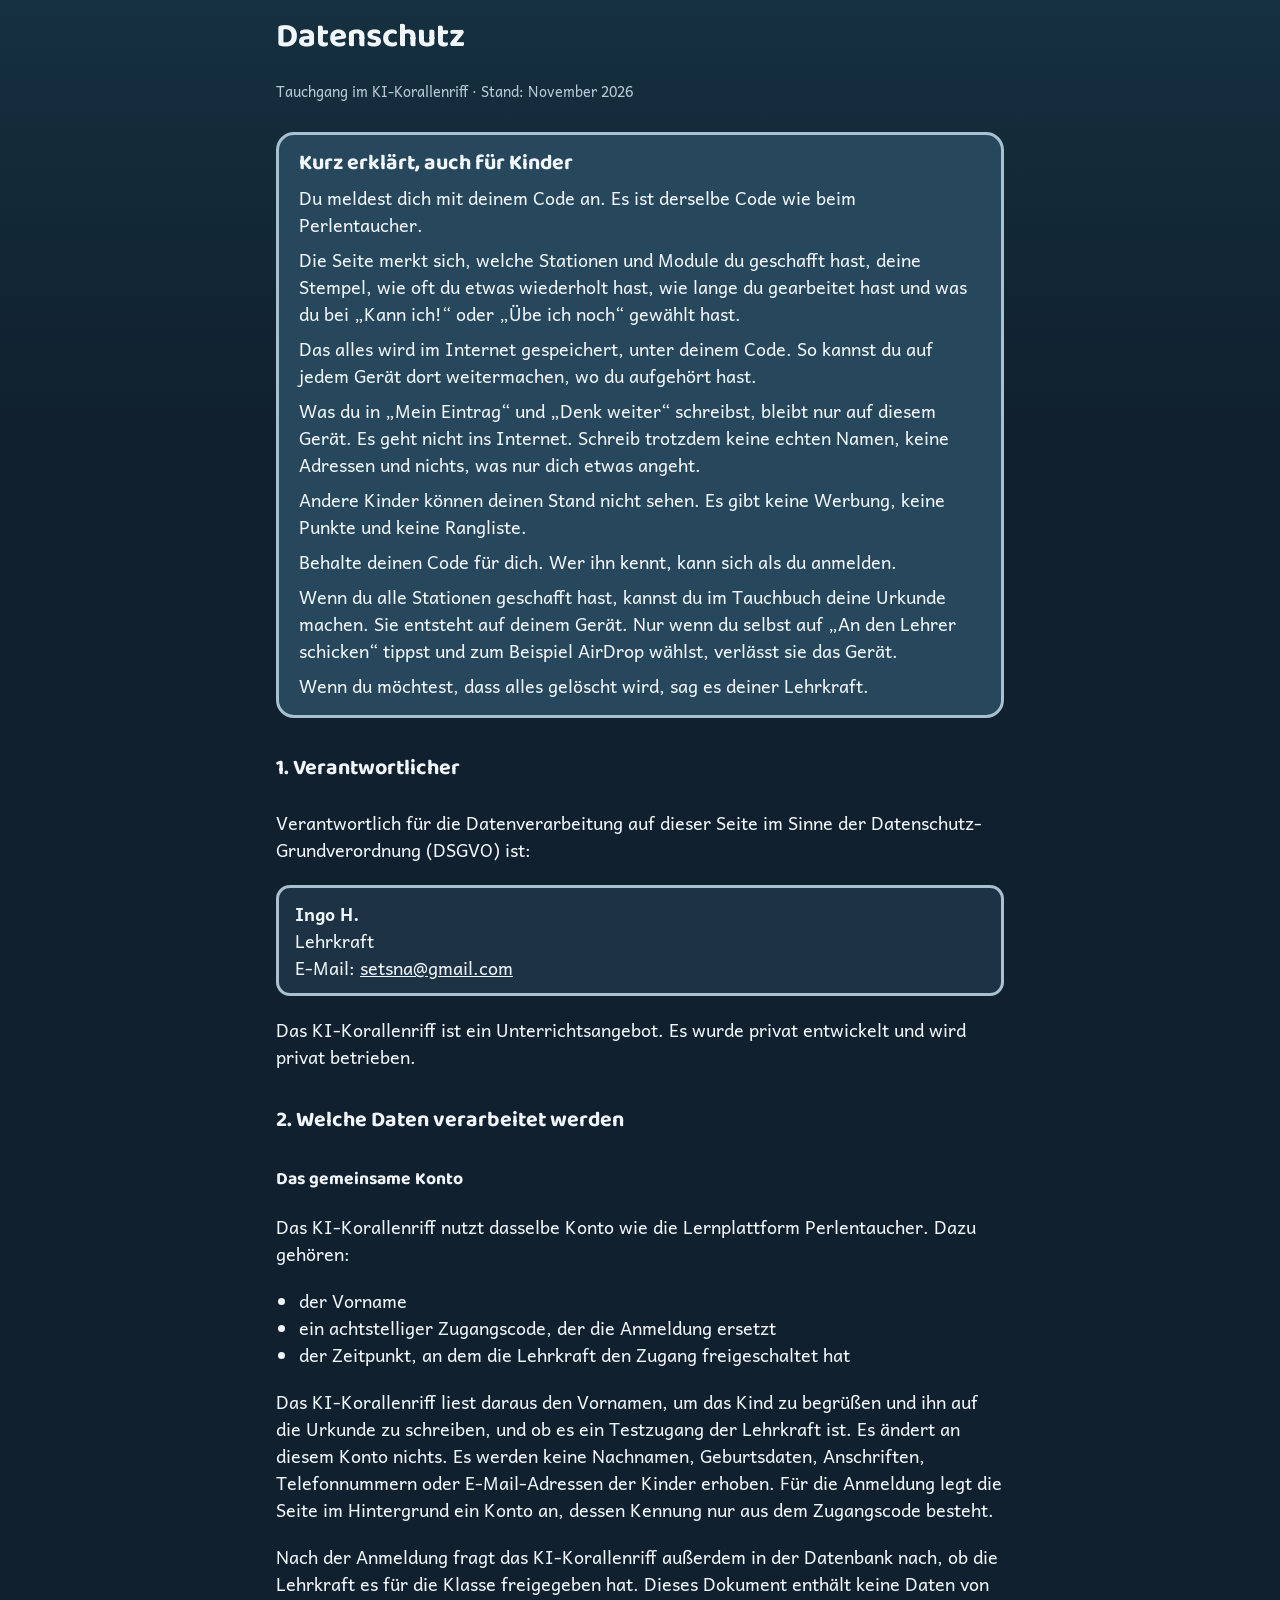
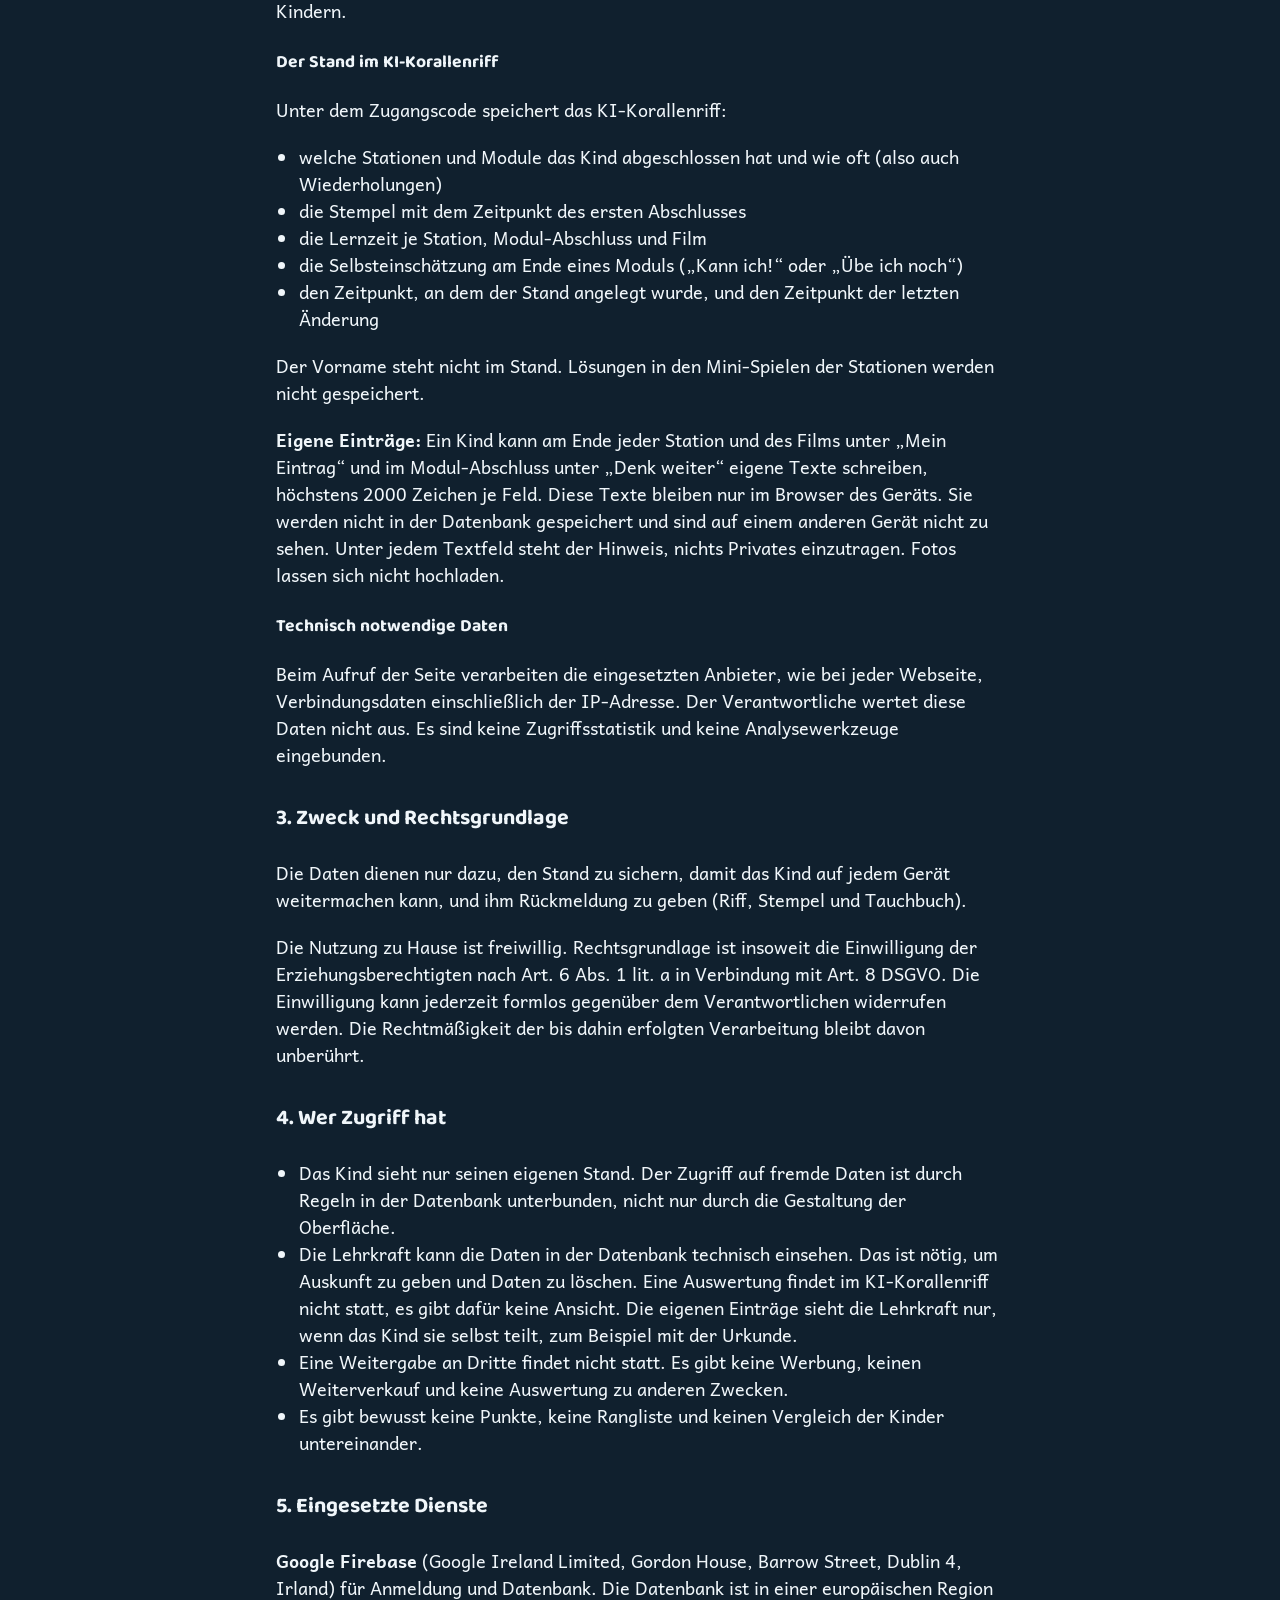
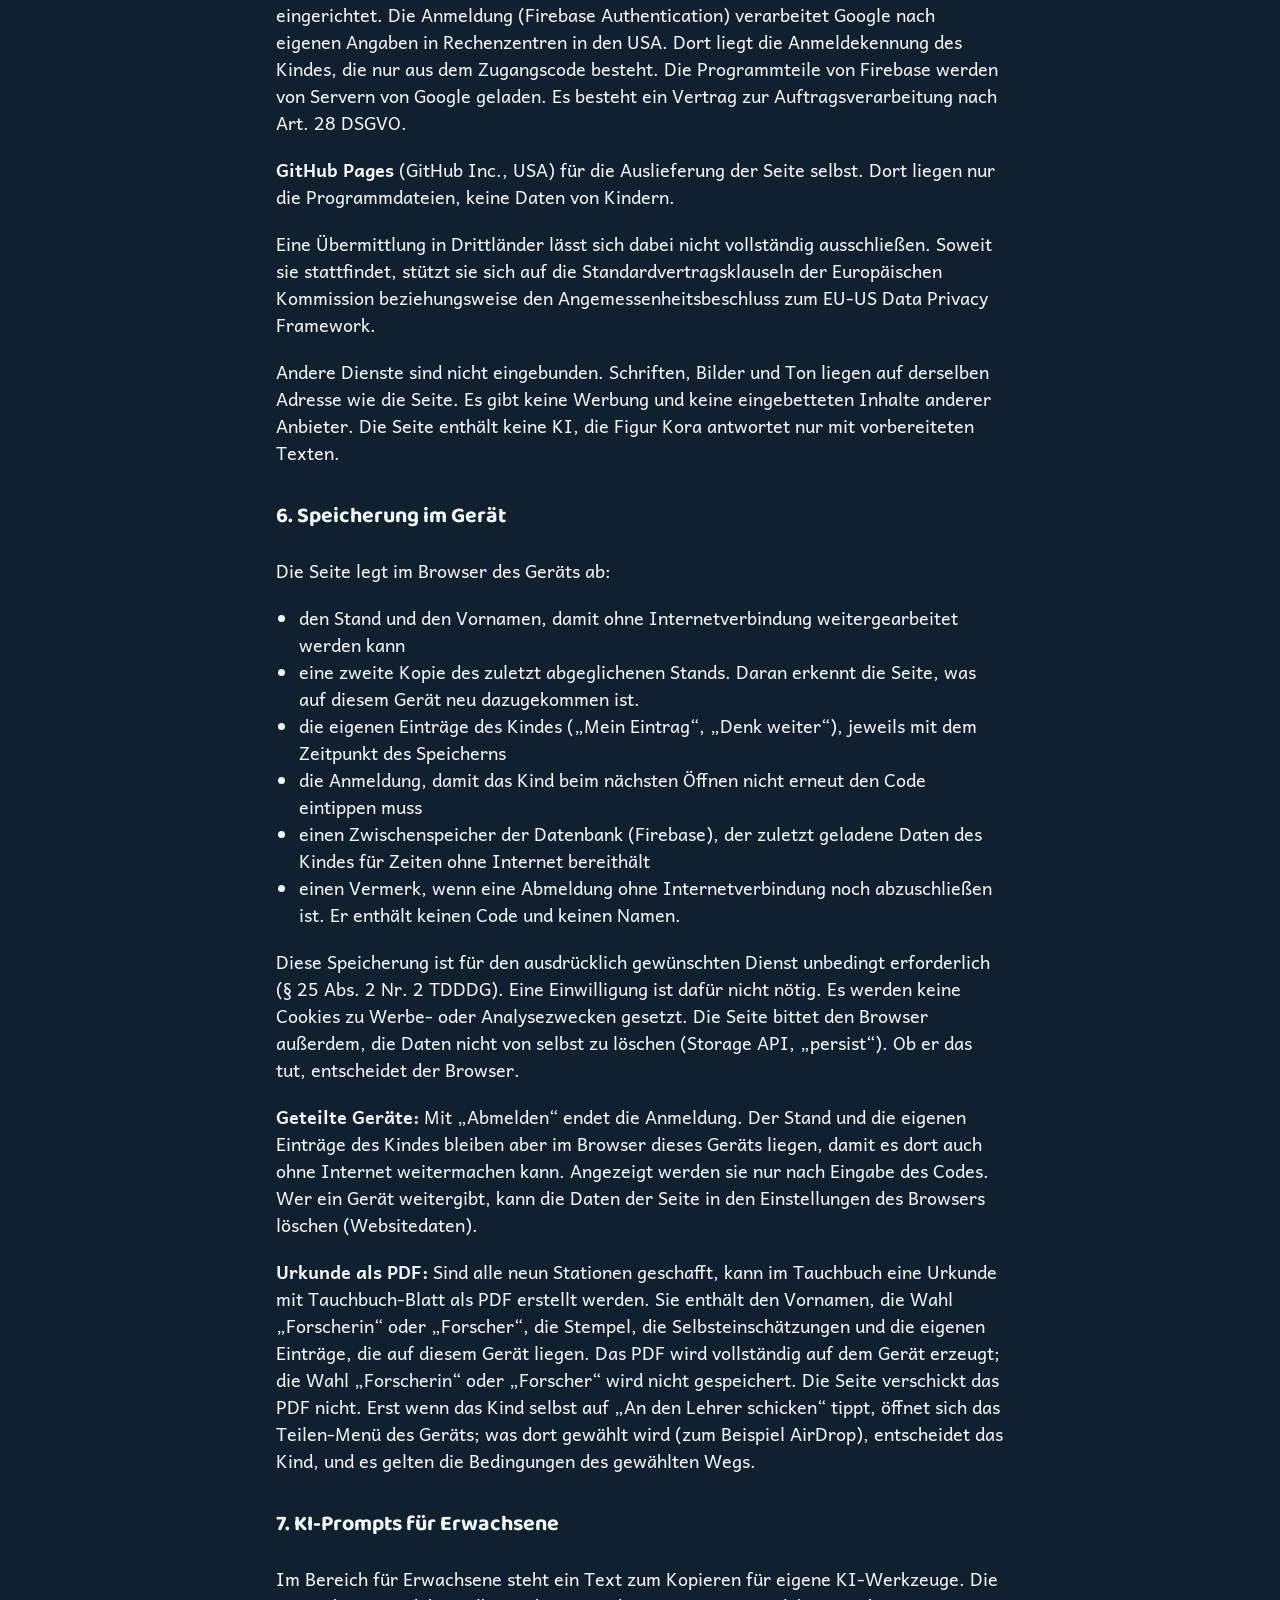
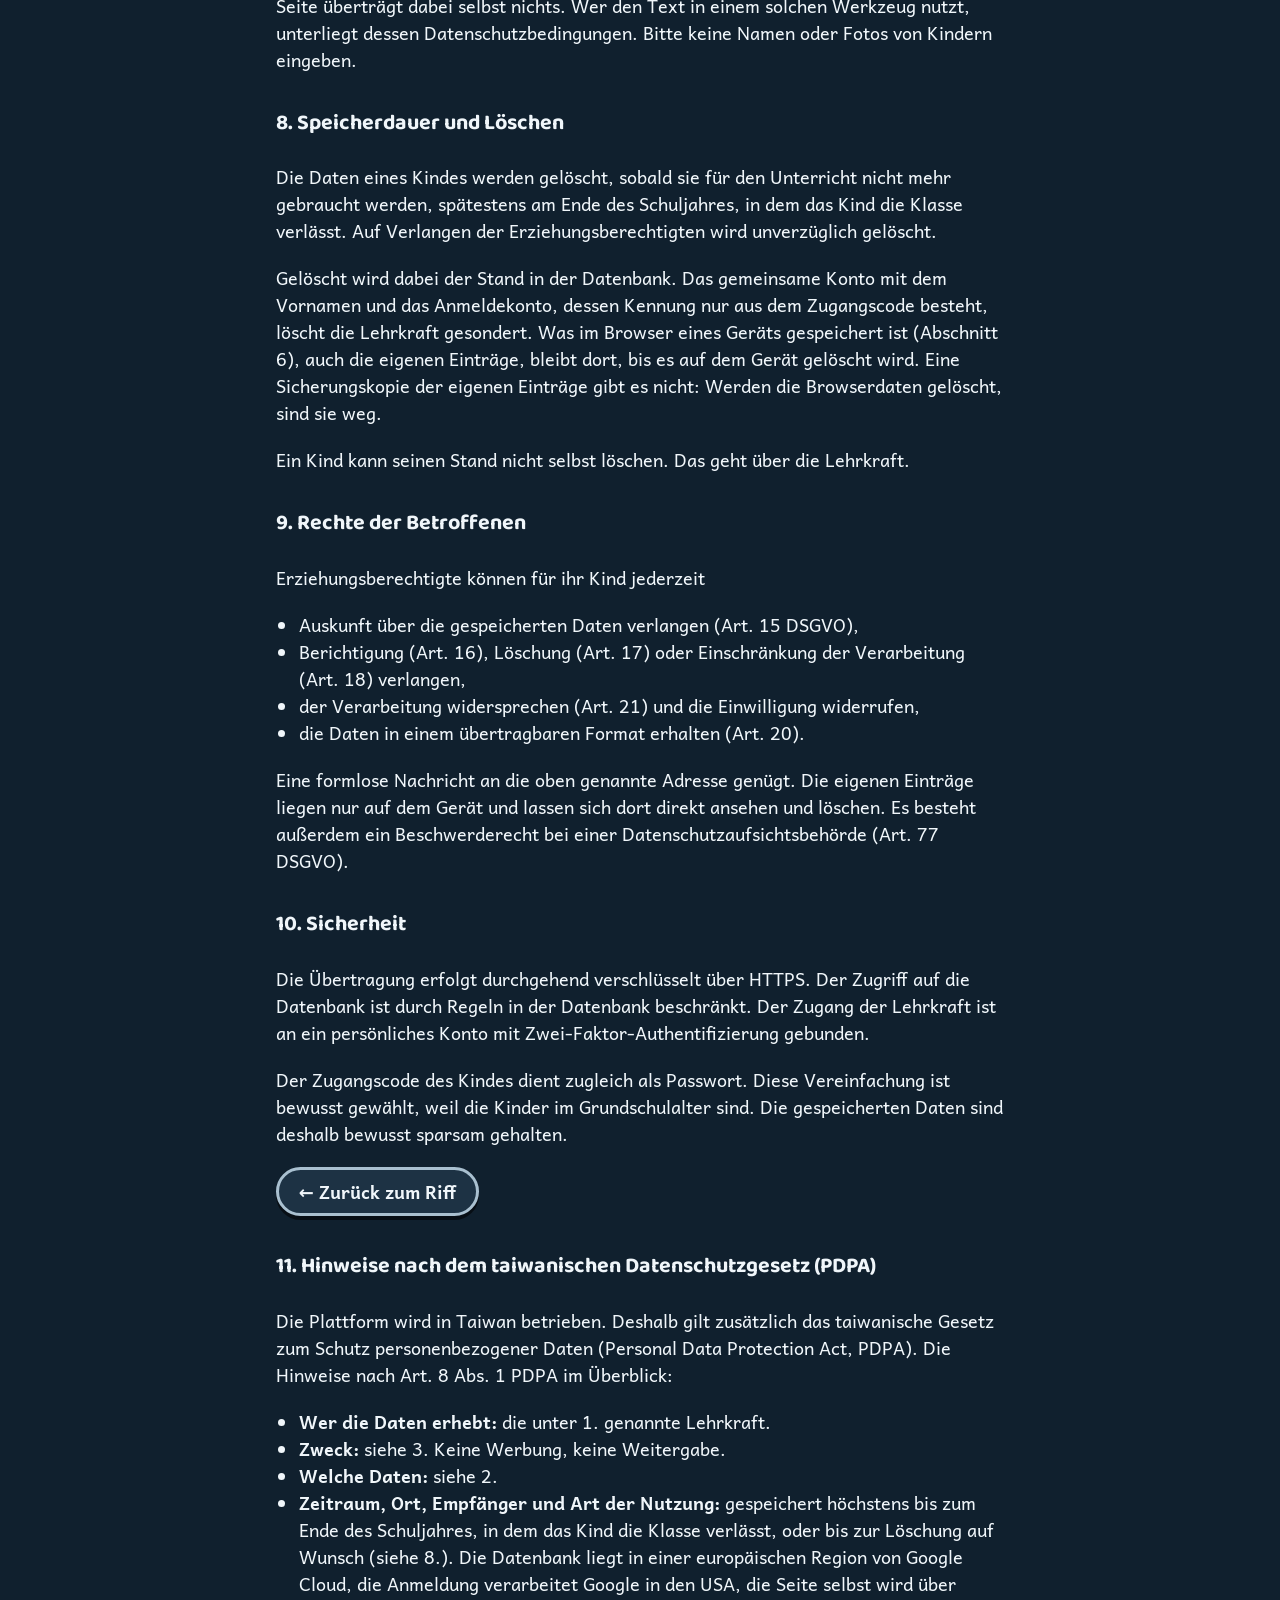
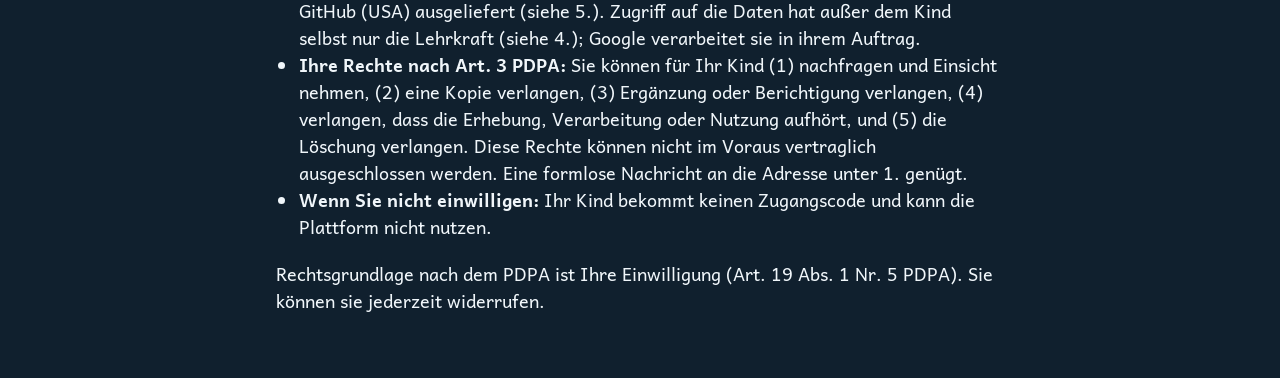
<file: datenschutz.html>
<!doctype html>
<html lang="de">
<head>
<meta charset="utf-8">
<meta name="viewport" content="width=device-width, initial-scale=1">
<!-- Content Security Policy: Der Browser fuehrt nur Skripte aus den
     eigenen Dateien aus und laedt nichts von fremden Adressen.
     Eingeschleuster Code (Inline-Skripte, Ereignis-Attribute, fremde
     Adressen) wird blockiert. Neue fremde Adresse = hier eintragen. -->
<meta http-equiv="Content-Security-Policy" content="default-src 'none'; script-src 'self'; style-src 'self' 'unsafe-inline'; img-src 'self' data: blob:; font-src 'self'; manifest-src 'self'; connect-src 'self'; media-src 'self'; base-uri 'none'; form-action 'self'; object-src 'none'">
<meta name="robots" content="noindex, nofollow">
<title>Datenschutz – Tauchgang im KI-Korallenriff</title>
<link rel="icon" href="bilder/kora.png">
  <link rel="manifest" href="manifest.webmanifest">
  <link rel="apple-touch-icon" href="bilder/app-180.png">
  <meta name="apple-mobile-web-app-capable" content="yes">
  <meta name="mobile-web-app-capable" content="yes">
  <meta name="apple-mobile-web-app-title" content="Korallenriff">
  <meta name="theme-color" content="#5AB2E8">
<link rel="stylesheet" href="schriften/schriften.css?v=39">
<link rel="stylesheet" href="css/riff.css?v=39">
</head>
<body>
<main class="seite rechtstext">
  <h1>Datenschutz</h1>
  <p class="leise">Tauchgang im KI-Korallenriff · Stand: November 2026</p>

  <div class="rechts-kurz">
    <h2>Kurz erklärt, auch für Kinder</h2>
    <p>Du meldest dich mit deinem Code an. Es ist derselbe Code wie beim Perlentaucher.</p>
    <p>Die Seite merkt sich, welche Stationen und Module du geschafft hast, deine Stempel, wie oft du etwas wiederholt hast, wie lange du gearbeitet hast und was du bei „Kann ich!“ oder „Übe ich noch“ gewählt hast.</p>
    <p>Das alles wird im Internet gespeichert, unter deinem Code. So kannst du auf jedem Gerät dort weitermachen, wo du aufgehört hast.</p>
    <p>Was du in „Mein Eintrag“ und „Denk weiter“ schreibst, bleibt nur auf diesem Gerät. Es geht nicht ins Internet. Schreib trotzdem keine echten Namen, keine Adressen und nichts, was nur dich etwas angeht.</p>
    <p>Andere Kinder können deinen Stand nicht sehen. Es gibt keine Werbung, keine Punkte und keine Rangliste.</p>
    <p>Behalte deinen Code für dich. Wer ihn kennt, kann sich als du anmelden.</p>
    <p>Wenn du alle Stationen geschafft hast, kannst du im Tauchbuch deine Urkunde machen. Sie entsteht auf deinem Gerät. Nur wenn du selbst auf „An den Lehrer schicken“ tippst und zum Beispiel AirDrop wählst, verlässt sie das Gerät.</p>
    <p>Wenn du möchtest, dass alles gelöscht wird, sag es deiner Lehrkraft.</p>
  </div>

  <h2>1. Verantwortlicher</h2>
  <p>Verantwortlich für die Datenverarbeitung auf dieser Seite im Sinne der Datenschutz-Grundverordnung (DSGVO) ist:</p>
  <div class="rechts-kasten">
    <p><b>Ingo H.</b><br>Lehrkraft<br>E-Mail: <a href="mailto:setsna@gmail.com">setsna@gmail.com</a></p>
  </div>
  <p>Das KI-Korallenriff ist ein Unterrichtsangebot. Es wurde privat entwickelt und wird privat betrieben.</p>

  <h2>2. Welche Daten verarbeitet werden</h2>
  <h3>Das gemeinsame Konto</h3>
  <p>Das KI-Korallenriff nutzt dasselbe Konto wie die Lernplattform Perlentaucher. Dazu gehören:</p>
  <ul>
    <li>der Vorname</li>
    <li>ein achtstelliger Zugangscode, der die Anmeldung ersetzt</li>
    <li>der Zeitpunkt, an dem die Lehrkraft den Zugang freigeschaltet hat</li>
  </ul>
  <p>Das KI-Korallenriff liest daraus den Vornamen, um das Kind zu begrüßen und ihn auf die Urkunde zu schreiben, und ob es ein Testzugang der Lehrkraft ist. Es ändert an diesem Konto nichts. Es werden keine Nachnamen, Geburtsdaten, Anschriften, Telefonnummern oder E-Mail-Adressen der Kinder erhoben. Für die Anmeldung legt die Seite im Hintergrund ein Konto an, dessen Kennung nur aus dem Zugangscode besteht.</p>
  <p>Nach der Anmeldung fragt das KI-Korallenriff außerdem in der Datenbank nach, ob die Lehrkraft es für die Klasse freigegeben hat. Dieses Dokument enthält keine Daten von Kindern.</p>

  <h3>Der Stand im KI-Korallenriff</h3>
  <p>Unter dem Zugangscode speichert das KI-Korallenriff:</p>
  <ul>
    <li>welche Stationen und Module das Kind abgeschlossen hat und wie oft (also auch Wiederholungen)</li>
    <li>die Stempel mit dem Zeitpunkt des ersten Abschlusses</li>
    <li>die Lernzeit je Station, Modul-Abschluss und Film</li>
    <li>die Selbsteinschätzung am Ende eines Moduls („Kann ich!“ oder „Übe ich noch“)</li>
    <li>den Zeitpunkt, an dem der Stand angelegt wurde, und den Zeitpunkt der letzten Änderung</li>
  </ul>
  <p>Der Vorname steht nicht im Stand. Lösungen in den Mini-Spielen der Stationen werden nicht gespeichert.</p>
  <p><b>Eigene Einträge:</b> Ein Kind kann am Ende jeder Station und des Films unter „Mein Eintrag“ und im Modul-Abschluss unter „Denk weiter“ eigene Texte schreiben, höchstens 2000 Zeichen je Feld. Diese Texte bleiben nur im Browser des Geräts. Sie werden nicht in der Datenbank gespeichert und sind auf einem anderen Gerät nicht zu sehen. Unter jedem Textfeld steht der Hinweis, nichts Privates einzutragen. Fotos lassen sich nicht hochladen.</p>

  <h3>Technisch notwendige Daten</h3>
  <p>Beim Aufruf der Seite verarbeiten die eingesetzten Anbieter, wie bei jeder Webseite, Verbindungsdaten einschließlich der IP-Adresse. Der Verantwortliche wertet diese Daten nicht aus. Es sind keine Zugriffsstatistik und keine Analysewerkzeuge eingebunden.</p>

  <h2>3. Zweck und Rechtsgrundlage</h2>
  <p>Die Daten dienen nur dazu, den Stand zu sichern, damit das Kind auf jedem Gerät weitermachen kann, und ihm Rückmeldung zu geben (Riff, Stempel und Tauchbuch).</p>
  <p>Die Nutzung zu Hause ist freiwillig. Rechtsgrundlage ist insoweit die Einwilligung der Erziehungsberechtigten nach Art. 6 Abs. 1 lit. a in Verbindung mit Art. 8 DSGVO. Die Einwilligung kann jederzeit formlos gegenüber dem Verantwortlichen widerrufen werden. Die Rechtmäßigkeit der bis dahin erfolgten Verarbeitung bleibt davon unberührt.</p>

  <h2>4. Wer Zugriff hat</h2>
  <ul>
    <li>Das Kind sieht nur seinen eigenen Stand. Der Zugriff auf fremde Daten ist durch Regeln in der Datenbank unterbunden, nicht nur durch die Gestaltung der Oberfläche.</li>
    <li>Die Lehrkraft kann die Daten in der Datenbank technisch einsehen. Das ist nötig, um Auskunft zu geben und Daten zu löschen. Eine Auswertung findet im KI-Korallenriff nicht statt, es gibt dafür keine Ansicht. Die eigenen Einträge sieht die Lehrkraft nur, wenn das Kind sie selbst teilt, zum Beispiel mit der Urkunde.</li>
    <li>Eine Weitergabe an Dritte findet nicht statt. Es gibt keine Werbung, keinen Weiterverkauf und keine Auswertung zu anderen Zwecken.</li>
    <li>Es gibt bewusst keine Punkte, keine Rangliste und keinen Vergleich der Kinder untereinander.</li>
  </ul>

  <h2>5. Eingesetzte Dienste</h2>
  <p><b>Google Firebase</b> (Google Ireland Limited, Gordon House, Barrow Street, Dublin 4, Irland) für Anmeldung und Datenbank. Die Datenbank ist in einer europäischen Region eingerichtet. Die Anmeldung (Firebase Authentication) verarbeitet Google nach eigenen Angaben in Rechenzentren in den USA. Dort liegt die Anmeldekennung des Kindes, die nur aus dem Zugangscode besteht. Die Programmteile von Firebase werden von Servern von Google geladen. Es besteht ein Vertrag zur Auftragsverarbeitung nach Art. 28 DSGVO.</p>
  <p><b>GitHub Pages</b> (GitHub Inc., USA) für die Auslieferung der Seite selbst. Dort liegen nur die Programmdateien, keine Daten von Kindern.</p>
  <p>Eine Übermittlung in Drittländer lässt sich dabei nicht vollständig ausschließen. Soweit sie stattfindet, stützt sie sich auf die Standardvertragsklauseln der Europäischen Kommission beziehungsweise den Angemessenheitsbeschluss zum EU-US Data Privacy Framework.</p>
  <p>Andere Dienste sind nicht eingebunden. Schriften, Bilder und Ton liegen auf derselben Adresse wie die Seite. Es gibt keine Werbung und keine eingebetteten Inhalte anderer Anbieter. Die Seite enthält keine KI, die Figur Kora antwortet nur mit vorbereiteten Texten.</p>

  <h2>6. Speicherung im Gerät</h2>
  <p>Die Seite legt im Browser des Geräts ab:</p>
  <ul>
    <li>den Stand und den Vornamen, damit ohne Internetverbindung weitergearbeitet werden kann</li>
    <li>eine zweite Kopie des zuletzt abgeglichenen Stands. Daran erkennt die Seite, was auf diesem Gerät neu dazugekommen ist.</li>
    <li>die eigenen Einträge des Kindes („Mein Eintrag“, „Denk weiter“), jeweils mit dem Zeitpunkt des Speicherns</li>
    <li>die Anmeldung, damit das Kind beim nächsten Öffnen nicht erneut den Code eintippen muss</li>
    <li>einen Zwischenspeicher der Datenbank (Firebase), der zuletzt geladene Daten des Kindes für Zeiten ohne Internet bereithält</li>
    <li>einen Vermerk, wenn eine Abmeldung ohne Internetverbindung noch abzuschließen ist. Er enthält keinen Code und keinen Namen.</li>
  </ul>
  <p>Diese Speicherung ist für den ausdrücklich gewünschten Dienst unbedingt erforderlich (§ 25 Abs. 2 Nr. 2 TDDDG). Eine Einwilligung ist dafür nicht nötig. Es werden keine Cookies zu Werbe- oder Analysezwecken gesetzt. Die Seite bittet den Browser außerdem, die Daten nicht von selbst zu löschen (Storage API, „persist“). Ob er das tut, entscheidet der Browser.</p>
  <p><b>Geteilte Geräte:</b> Mit „Abmelden“ endet die Anmeldung. Der Stand und die eigenen Einträge des Kindes bleiben aber im Browser dieses Geräts liegen, damit es dort auch ohne Internet weitermachen kann. Angezeigt werden sie nur nach Eingabe des Codes. Wer ein Gerät weitergibt, kann die Daten der Seite in den Einstellungen des Browsers löschen (Websitedaten).</p>
  <p><b>Urkunde als PDF:</b> Sind alle neun Stationen geschafft, kann im Tauchbuch eine Urkunde mit Tauchbuch-Blatt als PDF erstellt werden. Sie enthält den Vornamen, die Wahl „Forscherin“ oder „Forscher“, die Stempel, die Selbsteinschätzungen und die eigenen Einträge, die auf diesem Gerät liegen. Das PDF wird vollständig auf dem Gerät erzeugt; die Wahl „Forscherin“ oder „Forscher“ wird nicht gespeichert. Die Seite verschickt das PDF nicht. Erst wenn das Kind selbst auf „An den Lehrer schicken“ tippt, öffnet sich das Teilen-Menü des Geräts; was dort gewählt wird (zum Beispiel AirDrop), entscheidet das Kind, und es gelten die Bedingungen des gewählten Wegs.</p>

  <h2>7. KI-Prompts für Erwachsene</h2>
  <p>Im Bereich für Erwachsene steht ein Text zum Kopieren für eigene KI-Werkzeuge. Die Seite überträgt dabei selbst nichts. Wer den Text in einem solchen Werkzeug nutzt, unterliegt dessen Datenschutzbedingungen. Bitte keine Namen oder Fotos von Kindern eingeben.</p>

  <h2>8. Speicherdauer und Löschen</h2>
  <p>Die Daten eines Kindes werden gelöscht, sobald sie für den Unterricht nicht mehr gebraucht werden, spätestens am Ende des Schuljahres, in dem das Kind die Klasse verlässt. Auf Verlangen der Erziehungsberechtigten wird unverzüglich gelöscht.</p>
  <p>Gelöscht wird dabei der Stand in der Datenbank. Das gemeinsame Konto mit dem Vornamen und das Anmeldekonto, dessen Kennung nur aus dem Zugangscode besteht, löscht die Lehrkraft gesondert. Was im Browser eines Geräts gespeichert ist (Abschnitt 6), auch die eigenen Einträge, bleibt dort, bis es auf dem Gerät gelöscht wird. Eine Sicherungskopie der eigenen Einträge gibt es nicht: Werden die Browserdaten gelöscht, sind sie weg.</p>
  <p>Ein Kind kann seinen Stand nicht selbst löschen. Das geht über die Lehrkraft.</p>

  <h2>9. Rechte der Betroffenen</h2>
  <p>Erziehungsberechtigte können für ihr Kind jederzeit</p>
  <ul>
    <li>Auskunft über die gespeicherten Daten verlangen (Art. 15 DSGVO),</li>
    <li>Berichtigung (Art. 16), Löschung (Art. 17) oder Einschränkung der Verarbeitung (Art. 18) verlangen,</li>
    <li>der Verarbeitung widersprechen (Art. 21) und die Einwilligung widerrufen,</li>
    <li>die Daten in einem übertragbaren Format erhalten (Art. 20).</li>
  </ul>
  <p>Eine formlose Nachricht an die oben genannte Adresse genügt. Die eigenen Einträge liegen nur auf dem Gerät und lassen sich dort direkt ansehen und löschen. Es besteht außerdem ein Beschwerderecht bei einer Datenschutzaufsichtsbehörde (Art. 77 DSGVO).</p>

  <h2>10. Sicherheit</h2>
  <p>Die Übertragung erfolgt durchgehend verschlüsselt über HTTPS. Der Zugriff auf die Datenbank ist durch Regeln in der Datenbank beschränkt. Der Zugang der Lehrkraft ist an ein persönliches Konto mit Zwei-Faktor-Authentifizierung gebunden.</p>
  <p>Der Zugangscode des Kindes dient zugleich als Passwort. Diese Vereinfachung ist bewusst gewählt, weil die Kinder im Grundschulalter sind. Die gespeicherten Daten sind deshalb bewusst sparsam gehalten.</p>

  <p class="rechts-zurueck"><a class="knopf leise-knopf" href="index.html">← Zurück zum Riff</a></p>

  <h2>11. Hinweise nach dem taiwanischen Datenschutzgesetz (PDPA)</h2>
  <p>Die Plattform wird in Taiwan betrieben. Deshalb gilt zusätzlich das
    taiwanische Gesetz zum Schutz personenbezogener Daten (Personal Data
    Protection Act, PDPA). Die Hinweise nach Art. 8 Abs. 1 PDPA im Überblick:</p>
  <ul>
    <li><b>Wer die Daten erhebt:</b> die unter 1. genannte Lehrkraft.</li>
    <li><b>Zweck:</b> siehe 3. Keine Werbung, keine Weitergabe.</li>
    <li><b>Welche Daten:</b> siehe 2.</li>
    <li><b>Zeitraum, Ort, Empfänger und Art der Nutzung:</b> gespeichert
      höchstens bis zum Ende des Schuljahres, in dem das Kind die Klasse
      verlässt, oder bis zur Löschung auf Wunsch (siehe 8.). Die Datenbank
      liegt in einer europäischen Region von Google Cloud, die Anmeldung
      verarbeitet Google in den USA, die Seite selbst wird über GitHub (USA)
      ausgeliefert (siehe 5.). Zugriff auf die Daten hat außer dem Kind
      selbst nur die Lehrkraft (siehe 4.); Google verarbeitet sie in ihrem Auftrag.</li>
    <li><b>Ihre Rechte nach Art. 3 PDPA:</b> Sie können für Ihr Kind
      (1) nachfragen und Einsicht nehmen, (2) eine Kopie verlangen,
      (3) Ergänzung oder Berichtigung verlangen, (4) verlangen, dass die
      Erhebung, Verarbeitung oder Nutzung aufhört, und (5) die Löschung
      verlangen. Diese Rechte können nicht im Voraus vertraglich
      ausgeschlossen werden. Eine formlose Nachricht an die Adresse unter 1.
      genügt.</li>
    <li><b>Wenn Sie nicht einwilligen:</b> Ihr Kind bekommt keinen
      Zugangscode und kann die Plattform nicht nutzen.</li>
  </ul>
  <p>Rechtsgrundlage nach dem PDPA ist Ihre Einwilligung (Art. 19 Abs. 1
    Nr. 5 PDPA). Sie können sie jederzeit widerrufen.</p>
</main>
</body>
</html>
</file>
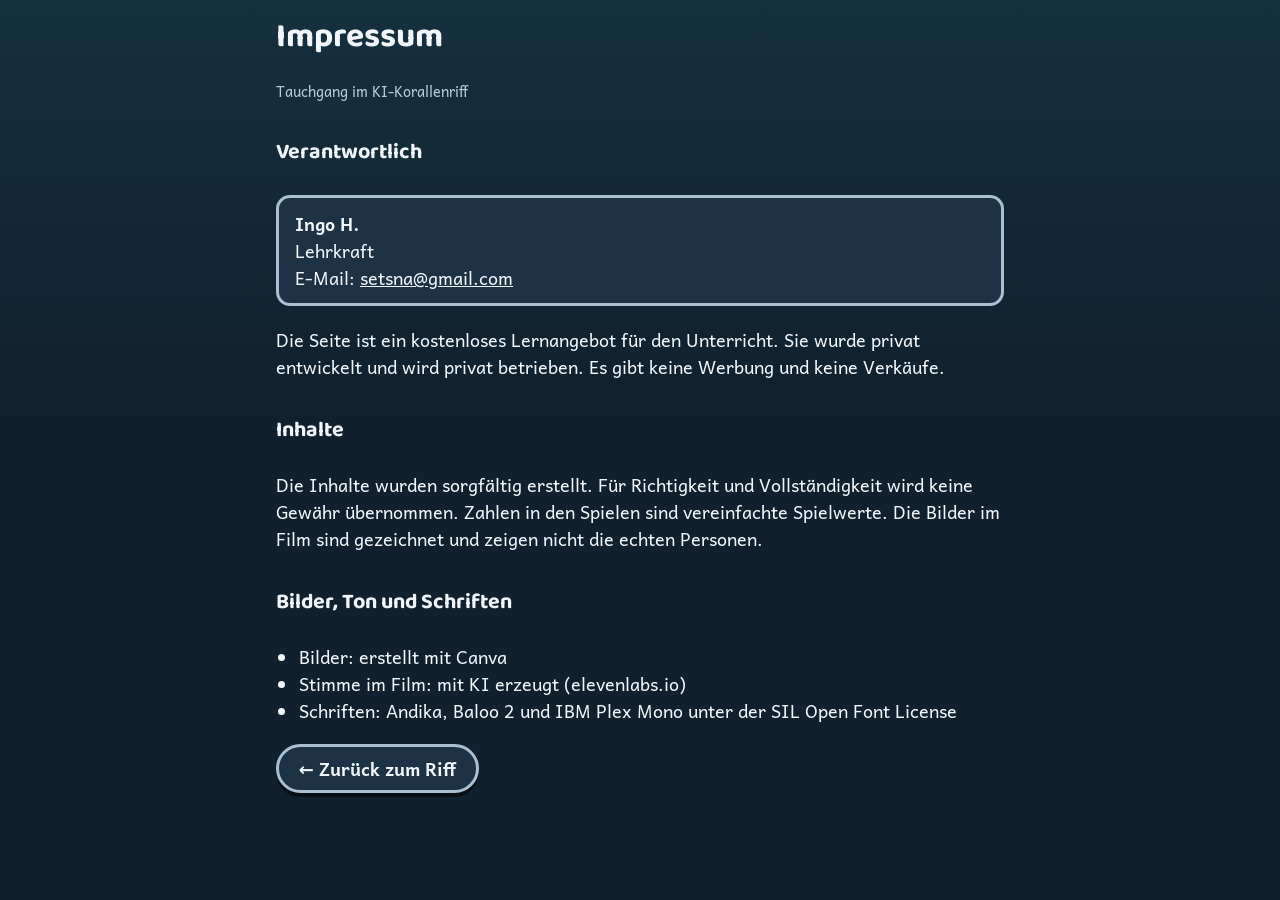
<file: impressum.html>
<!doctype html>
<html lang="de">
<head>
<meta charset="utf-8">
<meta name="viewport" content="width=device-width, initial-scale=1">
<!-- Content Security Policy: Der Browser fuehrt nur Skripte aus den
     eigenen Dateien aus und laedt nichts von fremden Adressen.
     Eingeschleuster Code (Inline-Skripte, Ereignis-Attribute, fremde
     Adressen) wird blockiert. Neue fremde Adresse = hier eintragen. -->
<meta http-equiv="Content-Security-Policy" content="default-src 'none'; script-src 'self'; style-src 'self' 'unsafe-inline'; img-src 'self' data: blob:; font-src 'self'; manifest-src 'self'; connect-src 'self'; media-src 'self'; base-uri 'none'; form-action 'self'; object-src 'none'">
<meta name="robots" content="noindex, nofollow">
<title>Impressum – Tauchgang im KI-Korallenriff</title>
<link rel="icon" href="bilder/kora.png">
  <link rel="manifest" href="manifest.webmanifest">
  <link rel="apple-touch-icon" href="bilder/app-180.png">
  <meta name="apple-mobile-web-app-capable" content="yes">
  <meta name="mobile-web-app-capable" content="yes">
  <meta name="apple-mobile-web-app-title" content="Korallenriff">
  <meta name="theme-color" content="#5AB2E8">
<link rel="stylesheet" href="schriften/schriften.css?v=39">
<link rel="stylesheet" href="css/riff.css?v=39">
</head>
<body>
<main class="seite rechtstext">
  <h1>Impressum</h1>
  <p class="leise">Tauchgang im KI-Korallenriff</p>

  <h2>Verantwortlich</h2>
  <div class="rechts-kasten">
    <p><b>Ingo H.</b><br>Lehrkraft<br>E-Mail: <a href="mailto:setsna@gmail.com">setsna@gmail.com</a></p>
  </div>
  <p>Die Seite ist ein kostenloses Lernangebot für den Unterricht. Sie wurde privat entwickelt und wird privat betrieben. Es gibt keine Werbung und keine Verkäufe.</p>

  <h2>Inhalte</h2>
  <p>Die Inhalte wurden sorgfältig erstellt. Für Richtigkeit und Vollständigkeit wird keine Gewähr übernommen. Zahlen in den Spielen sind vereinfachte Spielwerte. Die Bilder im Film sind gezeichnet und zeigen nicht die echten Personen.</p>

  <h2>Bilder, Ton und Schriften</h2>
  <ul>
    <li>Bilder: erstellt mit Canva</li>
    <li>Stimme im Film: mit KI erzeugt (elevenlabs.io)</li>
    <li>Schriften: Andika, Baloo 2 und IBM Plex Mono unter der SIL Open Font License</li>
  </ul>

  <p class="rechts-zurueck"><a class="knopf leise-knopf" href="index.html">← Zurück zum Riff</a></p>
</main>
</body>
</html>
</file>
<file: schriften/schriften.css>
@font-face{font-family:'Baloo 2';font-style:normal;font-weight:500;font-display:swap;src:url(baloo-2-latin-500-normal.woff2) format('woff2')}
@font-face{font-family:'Baloo 2';font-style:normal;font-weight:600;font-display:swap;src:url(baloo-2-latin-600-normal.woff2) format('woff2')}
@font-face{font-family:'Baloo 2';font-style:normal;font-weight:700;font-display:swap;src:url(baloo-2-latin-700-normal.woff2) format('woff2')}
@font-face{font-family:'Baloo 2';font-style:normal;font-weight:800;font-display:swap;src:url(baloo-2-latin-800-normal.woff2) format('woff2')}
@font-face{font-family:'Andika';font-style:normal;font-weight:400;font-display:swap;src:url(andika-latin-400-normal.woff2) format('woff2')}
@font-face{font-family:'Andika';font-style:normal;font-weight:700;font-display:swap;src:url(andika-latin-700-normal.woff2) format('woff2')}
@font-face{font-family:'Andika';font-style:italic;font-weight:400;font-display:swap;src:url(andika-latin-400-italic.woff2) format('woff2')}
@font-face{font-family:'IBM Plex Mono';font-style:normal;font-weight:500;font-display:swap;src:url(ibm-plex-mono-latin-500-normal.woff2) format('woff2')}
</file>
<file: css/riff.css>
:root {
  color-scheme: dark;
  --tinte: #17324D;
  --leise: #4C6478;
  --linie: #17324D;
  --papier: #FFFFFF;
  --grund: #E8F7FB;
  --himmel: #BDEBF5;
  --flaeche: #E3F5FA;
  --grau: #EEF1F3;
  --feld: #FFFDF3;
  --warm: #FFF3C9;
  --rand-leise: #8CA3B3;
  --gruen: #0B6B4F;
  --blau: #0B63B5;
  --auf-farbe: #17324D;
  --sonne: #FFC94A;
  --koralle: #FF8E7F;
  --meer: #5AB2E8;
  --minze: #4FCBA6;
  --schatten: 0 4px 0 rgba(23, 50, 77, .9);
  --schrift: "Andika", "Trebuchet MS", "Segoe UI", system-ui, sans-serif;
  --display: "Baloo 2", "Andika", "Trebuchet MS", system-ui, sans-serif;
  --mono: "IBM Plex Mono", Consolas, Menlo, monospace;
  /* Maße für alle Seiten. Bildschirmgrößen: unter 640px Handy, 640–999px iPad hoch,
     1000–1599px iPad quer und Laptop, ab 1600px Tafel. */
  --ziel: 44px;        /* Mindesthöhe für alles, was man antippt */
  --ziel-gross: 56px;  /* Hauptknöpfe */
  --breite: 1080px;    /* Inhaltsbreite, für die Tafel ab 1600px kommt in Etappe 5 mehr */
}
/* Die Seite sieht immer dunkel aus, egal was das Gerät eingestellt hat (Ingo, 11.11.2026). */
:root {
    --tinte: #F0F6FA; --leise: #B9CAD7; --linie: #A9C0D0; --papier: #1D3244; --grund: #10202E;
    --himmel: #15303F; --flaeche: #27475C; --grau: #2A3B49; --feld: #15283A; --warm: #4A3F1E;
    --rand-leise: #6E8799; --gruen: #72DDB7; --blau: #8CC4F2;
    --schatten: 0 4px 0 rgba(0, 0, 0, .55);
}
* { box-sizing: border-box; }
html { scroll-behavior: smooth; }
body {
  margin: 0;
  font-family: var(--schrift);
  font-size: 1.125rem; /* 18px, wächst an der Tafel mit (siehe unten) */
  line-height: 1.5;
  color: var(--tinte);
  background: linear-gradient(180deg, var(--himmel) 0, var(--grund) 420px) no-repeat, var(--grund);
}
h1, h2, h3, p, ul { margin: 0; }
h1, h2, h3 { line-height: 1.15; }
h1, h2, h3, .logo, .nav a, .nav button, .knopf, .karte-titel, .bereit-karte b, .modul0 strong, .riff-zaehler, .modul-zahl, .status, .kicker, .eintrag-kopf, .stempel-wort, .stempel-name, summary { font-family: var(--display); }
a { color: inherit; }
img { display: block; }
:focus-visible { outline: 4px solid #FFD866; outline-offset: 3px; border-radius: 10px; }
[hidden] { display: none !important; }

/* Kopfzeile */
.kopf { position: sticky; top: 0; z-index: 10; background: var(--papier); border-bottom: 3px solid var(--linie); }
.kopf-innen { max-width: var(--breite); margin: auto; padding: 6px 16px; display: flex; flex-wrap: wrap; align-items: center; justify-content: space-between; gap: 6px 14px; }
.logo { display: flex; align-items: center; gap: clamp(6px, 1vw, 12px); font-weight: 800; font-size: clamp(1.15rem, 3.5vw, 2.5rem); line-height: 1.1; white-space: nowrap; text-decoration: none; }
.logo img { flex: none; width: clamp(40px, 4.5vw, 56px); height: auto; }
.nav { display: flex; gap: 8px; }
.nav a, .nav button { padding: .3em .9em; font-weight: 700; text-decoration: none; background: var(--papier); border: 2.500px solid var(--linie); border-radius: 999px; }
.nav button { font-size: inherit; color: var(--tinte); cursor: pointer; }
.nav button:disabled { opacity: .6; cursor: wait; }
.nav a[aria-current="page"] { color: var(--auf-farbe); background: var(--sonne); }
.vorschau-hinweis, .meldung { padding: 6px 16px; text-align: center; font-size: .95rem; font-weight: 700; background: var(--warm); border-bottom: 2px solid var(--linie); }

.seite { max-width: var(--breite); margin: auto; padding: 18px 16px 64px; outline: none; }
.abschnitt { margin: 32px 0 12px; font-size: 1.55rem; }
.leise { color: var(--leise); font-size: .9rem; }
.dauer { color: var(--leise); font-size: .9rem; }
.kicker { display: block; font-size: .85rem; font-weight: 800; letter-spacing: .02em; color: var(--leise); }
.knopf { display: inline-block; padding: .45em 1.1em; font: inherit; font-weight: 700; text-decoration: none; color: var(--auf-farbe); background: var(--sonne); border: 3px solid var(--linie); border-radius: 999px; box-shadow: var(--schatten); cursor: pointer; }
.knopf:active { transform: translateY(3px); box-shadow: 0 1px 0 var(--linie); }

/* Begrüßung */
.hallo { display: grid; grid-template-columns: 190px minmax(0, 1fr); gap: 18px; align-items: center; padding: 18px; background: linear-gradient(180deg, #7FDDEB, #3FA9CE); border: 3px solid var(--linie); border-radius: 24px; }
.hallo.klein { margin-top: 12px; grid-template-columns: 120px minmax(0, 1fr); }
.hallo-kora { width: 100%; max-width: 180px; height: auto; animation: schweben 7s ease-in-out infinite; }
.blase { display: grid; gap: 10px; padding: 16px 20px; background: var(--papier); border: 3px solid var(--linie); border-radius: 22px; }
.blase h1 { font-size: clamp(1.7rem, 4.5vw, 2.5rem); overflow-wrap: anywhere; }
/* Plattform gesperrt („Bald offen“, Lehrerbereich des Perlentauchers, 21.11.2026) */
.zu h1 { display: flex; align-items: center; gap: 0.4em; }
.zu .schloss { flex: none; width: 0.8em; height: 0.8em; fill: none; stroke: currentColor; stroke-width: 2; stroke-linecap: round; stroke-linejoin: round; }
.name-zeile { display: flex; flex-wrap: wrap; align-items: center; gap: 8px; }
.name-zeile label { font-weight: 700; }
.name-zeile input { width: 11em; max-width: 100%; padding: .3em .6em; font: inherit; color: var(--tinte); background: var(--feld); border: 2.500px solid var(--linie); border-radius: 10px; }

/* Riff */
.riff-link { display: block; text-decoration: none; border-radius: 22px; }
.riff-rahmen { overflow: hidden; background: var(--papier); border: 3px solid var(--linie); border-radius: 22px; }
.riff-bild { display: block; width: 100%; height: auto; }
.wer-liste { display: flex; flex-wrap: wrap; gap: 10px; }
.wer-kind { min-height: 48px; font-size: 1.1rem; }
.riff-leiste { display: flex; flex-wrap: wrap; align-items: center; justify-content: space-between; gap: 8px 14px; padding: 10px 16px; border-top: 3px solid var(--linie); }
.riff-zaehler { padding: 2px 10px; margin-left: -10px; font-size: 1.1rem; font-weight: 800; border-radius: 999px; }
.riff-zaehler.neu { animation: aufleuchten 2.4s ease-out .6s both; }
.riff-schild-text { font-family: var(--display); font-size: 16px; font-weight: 800; fill: #FFF4DC; stroke: #4A2A12; stroke-width: 2.5px; paint-order: stroke; }
.sonne-hinweis text { font-family: var(--display); font-size: 19px; font-weight: 700; fill: #FFFFFF; paint-order: stroke; stroke: #17324D; stroke-width: 3.5px; }
.riff-hinweis { margin-top: 10px; color: var(--leise); }
.koralle, .pflanze { transform-box: fill-box; transform-origin: 50% 100%; }
/* Wartende Korallen: heller Umriss in voller Größe, damit man sieht „hier wächst noch eine“. */
.koralle.wartet > [fill="#FFFFFF"] { fill-opacity: .14; stroke: #FFFFFF; stroke-opacity: .8; stroke-width: 1.8; stroke-dasharray: 4 4; }
.koralle.wartet > [stroke="#FFFFFF"] { stroke-opacity: .55; stroke-dasharray: .1 11; }
.koralle.wartet > [stroke^="rgba"], .koralle.wartet > [fill^="rgba"] { display: none; }
.pflanze.wartet .halm { stroke-opacity: .55; stroke-dasharray: .1 11; }
/* Nur was gerade neu ist, wächst sichtbar. Alles andere steht ruhig da. */
.koralle.neu { animation: wachsen 1.4s cubic-bezier(.16, 1, .3, 1) .5s both; }
.pflanze.gewachsen { animation: wiegen 6s ease-in-out infinite; }
.pflanze.neu { animation: wachsen 1.4s cubic-bezier(.16, 1, .3, 1) .5s both, wiegen 6s ease-in-out 1.9s infinite; }
.riff-licht { transform-box: fill-box; transform-origin: center; animation: pulsieren 1.6s ease-in-out .5s 2 both; }
.strahlen.neu { animation: einblenden 2s ease-out .3s both; }
.riff-kora { animation: schwimmen 24s ease-in-out infinite; }
.riff-kora.kommt { animation: hinschwimmen 2.2s cubic-bezier(.16, 1, .3, 1) both; }
.schwarm { animation: schwarm 14s ease-in-out infinite alternate; }
.blasen { animation: blasen 9s ease-in-out infinite; }

/* Karten */
.bereit-liste { display: grid; grid-template-columns: repeat(auto-fit, minmax(240px, 1fr)); gap: 12px; }
.bereit-karte, .karte {
  --kachel: var(--farbe, var(--meer));
  background:
    radial-gradient(circle at 90% 14%, rgba(255,255,255,.75) 0 5px, transparent 6px),
    radial-gradient(circle at 80% 27%, rgba(255,255,255,.6) 0 3px, transparent 4px),
    radial-gradient(circle at 94% 36%, rgba(255,255,255,.5) 0 2px, transparent 3px),
    linear-gradient(165deg, color-mix(in srgb, var(--kachel) 8%, var(--papier)), color-mix(in srgb, var(--kachel) 30%, var(--papier)));
}
.bereit-karte { display: flex; align-items: center; gap: 12px; padding: 12px 14px; text-decoration: none; border: 3px solid var(--linie); border-radius: 18px; box-shadow: var(--schatten); }
.bereit-karte b { display: block; line-height: 1.2; }
.bereit-karte small { color: var(--leise); font-size: .9rem; }
.bereit-karte.erz { background: var(--warm); }
.karte-icon { display: grid; place-items: center; flex: none; width: 52px; height: 52px; font-size: 1.7rem; line-height: 1; background: var(--flaeche); border: 2.500px solid var(--linie); border-radius: 50%; }
.karte-icon.gross { width: 72px; height: 72px; font-size: 2.3rem; }

.modul0 { display: flex; align-items: center; gap: 16px; padding: 16px; text-decoration: none; color: #fff; background: #123F66; border: 3px solid var(--linie); border-radius: 20px; }
.modul0 .kicker, .modul0 .dauer { color: #C8E7F5; }
.modul0 strong { display: block; font-size: 1.3rem; line-height: 1.2; }
.modul0-text { display: block; }
.modul0 .karte-icon { color: var(--tinte); }

.modul { --farbe: var(--sonne); margin-top: 16px; padding: 14px; background: color-mix(in srgb, var(--farbe) 22%, var(--papier)); border: 3px solid var(--linie); border-radius: 20px; }
.modul.sonne { --farbe: var(--sonne); }
.modul.koralle { --farbe: var(--koralle); }
.modul.meer { --farbe: var(--meer); }
.modul.minze { --farbe: var(--minze); }
.modul-kopf { display: flex; align-items: flex-start; justify-content: space-between; gap: 12px; margin-bottom: 12px; }
.modul-kopf h3 { font-size: 1.25rem; }
.modul-zahl { flex: none; padding: .05em .7em; font-weight: 800; color: var(--auf-farbe); background: var(--farbe); border: 2.500px solid var(--linie); border-radius: 999px; }
.karten { display: grid; grid-template-columns: repeat(auto-fill, minmax(220px, 1fr)); gap: 12px; }
.karte { display: flex; flex-direction: column; gap: 4px; padding: 12px; text-decoration: none; border: 3px solid var(--linie); border-radius: 16px; }
a.karte { box-shadow: var(--schatten); }
a.karte:hover, .bereit-karte:hover, .modul0:hover { transform: translateY(-2px); }
.karte-titel { margin-top: 4px; font-weight: 800; line-height: 1.2; }
.karte-sub { color: var(--leise); font-size: .95rem; }
.karte-fuss { display: flex; flex-wrap: wrap; align-items: center; justify-content: space-between; gap: 4px 8px; margin-top: auto; padding-top: 8px; }
.status { font-size: .85rem; font-weight: 700; }
.status.bereit { color: var(--gruen); }
.status.fertig { color: var(--blau); }
.status.zu { padding: 0 .55em; color: var(--leise); border: 2px dashed var(--rand-leise); border-radius: 999px; }

/* Regeln */
.regeln { margin-top: 32px; padding: 16px 18px; background: var(--papier); border: 3px solid var(--linie); border-radius: 20px; }
.regeln h2 { margin-bottom: 8px; font-size: 1.3rem; }
.regeln ul { padding-left: 1.2em; display: grid; gap: 4px; }

/* Erwachsene */
.erwachsene-bereich { display: grid; gap: 10px; margin-top: 40px; }
.erwachsene { padding: 10px 14px; font-size: 1rem; background: color-mix(in srgb, var(--papier) 65%, transparent); border: 2px solid var(--rand-leise); border-radius: 12px; }
.erwachsene summary { font-weight: 700; color: var(--leise); cursor: pointer; }
.erwachsene p { margin-top: 10px; }
.tabelle-scroll { margin-top: 12px; overflow-x: auto; }
.lehrkraft h3 { margin: 18px 0 4px; font-size: 1.1rem; }
.lehrkraft ul { margin: 6px 0 0; padding-left: 1.3em; }
.lehrkraft li + li { margin-top: 4px; }
.lehrkraft-tabelle { min-width: 620px; font-size: .95rem; }
.lehrkraft-tabelle th[scope="row"] { min-width: 9em; font-weight: 700; }
.lehrkraft-quellen a { overflow-wrap: anywhere; }
.lehrkraft-modul { display: block; font-size: .85rem; font-weight: 400; }
table { width: 100%; min-width: 440px; border-collapse: collapse; background: var(--papier); }
th, td { padding: 8px 10px; text-align: left; vertical-align: top; border: 1px solid var(--rand-leise); }
th { background: var(--flaeche); }
td:first-child { font-weight: 700; white-space: nowrap; }
select { max-width: 100%; padding: .25em .4em; font: inherit; color: var(--tinte); background: var(--papier); border: 2px solid var(--linie); border-radius: 8px; }
textarea { display: block; width: 100%; margin-top: 10px; padding: 10px; font: .85rem/1.45 var(--mono); color: var(--tinte); background: var(--feld); border: 2px solid var(--linie); border-radius: 10px; resize: vertical; }
.kopier-zeile { margin-top: 12px; }

/* Tauchbuch */
.sr-nur { position: absolute; width: 1px; height: 1px; overflow: hidden; clip-path: inset(50%); white-space: nowrap; }
.heft-teil { margin-top: 24px; padding: 16px 18px; background: var(--papier); border: 3px solid var(--linie); border-radius: 20px; }
.heft-teil h2 { margin-bottom: 10px; font-size: 1.35rem; }
.erz { --farbe: #7DA7C4; }
.sonne { --farbe: var(--sonne); }
.koralle { --farbe: var(--koralle); }
.meer { --farbe: var(--meer); }
.minze { --farbe: var(--minze); }

.stempelfeld { display: grid; grid-template-columns: repeat(auto-fill, minmax(118px, 1fr)); gap: 16px 10px; margin: 0; padding: 0; list-style: none; }
.stempel-platz { position: relative; display: grid; justify-items: center; align-content: start; gap: 4px; text-align: center; font-size: .9rem; line-height: 1.2; }
.stempel { display: grid; place-items: center; align-content: center; gap: 2px; width: 88px; height: 88px; border: 4px double var(--linie); border-radius: 50%; }
.stempel-icon { font-size: 1.8rem; line-height: 1; }
.stempel-wort { font-size: .58rem; font-weight: 800; letter-spacing: .06em; }
.stempel-name { font-weight: 700; }
.stempel-platz.geschafft .stempel { background: color-mix(in srgb, var(--farbe) 55%, var(--papier)); transform: rotate(-6deg); }
.stempel-platz.offen { color: var(--leise); }
.stempel-platz.offen .stempel { background: var(--grau); border-color: var(--rand-leise); border-style: dashed; border-width: 2px; }
.stempel-platz.offen .stempel-icon { filter: grayscale(1); opacity: .5; }
.stempel-platz.offen .stempel-name { font-weight: 400; }

.zeiten { display: grid; gap: 10px; margin-top: 12px; }
.zeit-zeile { display: grid; grid-template-columns: minmax(0, 1.2fr) minmax(0, 1fr) 6.5em; align-items: center; gap: 10px; }
.zeit-name { line-height: 1.2; }
.zeit-muscheln { display: flex; flex-wrap: wrap; gap: 4px; min-height: 22px; }
.muschel { display: block; width: 24px; height: 22px; }
.zeit-legende { margin-top: 10px; }
.zeit-wert { font-weight: 700; text-align: right; }

.eintraege { display: grid; gap: 10px; margin: 0; padding: 0; list-style: none; }
.eintraege li { padding: 10px 14px; background: color-mix(in srgb, var(--farbe) 18%, var(--papier)); border-left: 6px solid var(--farbe); border-radius: 10px; }
.eintrag-kopf { font-size: .9rem; font-weight: 800; }
.eintrag-text { margin-top: 4px; white-space: pre-wrap; overflow-wrap: anywhere; }

.name-aendern { display: flex; flex-wrap: wrap; align-items: center; gap: 10px; margin-top: 10px; }
.klein-knopf { padding: .2em .9em; font-size: .9rem; }
.urkunde-teil { background: color-mix(in srgb, var(--farbe) 16%, var(--papier)); }
.urkunde-frage { margin: 10px 0 6px; font-weight: 700; }
.urkunde-zeile { display: flex; flex-wrap: wrap; align-items: center; gap: 10px; margin-top: 12px; }
.urkunde-zeile[hidden] { display: none; }
.neu-anfangen { background: color-mix(in srgb, var(--papier) 65%, transparent); border: 2px solid var(--rand-leise); }
.neu-anfangen h2 { font-size: 1.1rem; color: var(--leise); }
.reset-zeile { display: flex; flex-wrap: wrap; align-items: center; gap: 10px; margin-top: 10px; }
.leise-knopf { color: var(--tinte); background: var(--papier); }
.knopf[disabled] { opacity: .5; cursor: not-allowed; }

/* Modul-Abschluss und Kora-Hinweis */
.karte.abschluss { background: color-mix(in srgb, var(--farbe) 35%, var(--papier)); }
.info-raster { display: grid; grid-template-columns: repeat(auto-fit, minmax(280px, 1fr)); gap: 16px; margin-top: 32px; }
.info-raster .regeln { margin-top: 0; }
.kora-sagt { display: grid; grid-template-columns: 72px minmax(0, 1fr); gap: 12px; align-items: start; }
.kora-sagt img { width: 72px; height: auto; }
.kora-klein { margin-top: 10px; font-size: .9rem; }
.kann-liste { display: grid; gap: 6px; margin: 0; padding: 0; list-style: none; }
.kopier-zeile { display: flex; flex-wrap: wrap; align-items: center; gap: 10px; }
.kopier-zeile textarea { flex-basis: 100%; }

.regeln ul.regel-liste { display: grid; gap: 10px; padding: 0; list-style: none; }
.regel-liste li { display: grid; grid-template-columns: 38px minmax(0, 1fr); gap: 12px; align-items: center; line-height: 1.3; }
.regel-symbol { display: block; width: 38px; height: 38px; }

/* Station */
.pfad { display: flex; flex-wrap: wrap; align-items: center; gap: 10px 14px; margin-bottom: 14px; }
.pfad-modul { font-family: var(--display); font-weight: 700; font-size: .95rem; }
.station-kopf { display: grid; grid-template-columns: 76px minmax(0, 1fr); gap: 16px; align-items: start; padding: 18px; background: color-mix(in srgb, var(--farbe) 30%, var(--papier)); border: 3px solid var(--linie); border-radius: 22px; }
.station-titel { display: grid; gap: 10px; }
.station-titel h1 { font-size: clamp(1.8rem, 5vw, 2.5rem); }
.teil { margin-top: 28px; }
.teil h2 { display: flex; align-items: center; gap: 10px; margin-bottom: 12px; font-size: 1.45rem; }
.nr { display: grid; place-items: center; flex: none; width: 36px; height: 36px; font-size: 1.1rem; color: var(--auf-farbe); background: var(--farbe); border: 3px solid var(--linie); border-radius: 50%; }
.teil-kopf { display: flex; flex-wrap: wrap; align-items: center; justify-content: space-between; gap: 6px 14px; }
.link-knopf { padding: .3em .2em; font: inherit; font-size: .95rem; color: var(--leise); text-decoration: underline; text-underline-offset: 3px; background: none; border: none; cursor: pointer; }
.schritte { display: grid; grid-template-columns: repeat(auto-fit, minmax(210px, 1fr)); gap: 18px 12px; margin: 22px 0 0; padding: 0; list-style: none; counter-reset: schritt; }
.schritte li { position: relative; padding: 28px 16px 14px; counter-increment: schritt; background: var(--papier); border: 3px solid var(--linie); border-radius: 18px; }
.schritte li::before { content: counter(schritt); position: absolute; top: -16px; left: 14px; display: grid; place-items: center; width: 36px; height: 36px; font-family: var(--display); font-weight: 800; color: var(--auf-farbe); background: var(--farbe); border: 3px solid var(--linie); border-radius: 50%; }
.arbeitsflaeche { display: grid; gap: 14px; padding: clamp(14px, 3vw, 24px); background: var(--flaeche); border: 3px dashed var(--linie); border-radius: 22px; }
.sortierliste { display: grid; gap: 10px; margin: 0; padding: 0; list-style: none; }
.sortierkarte { display: grid; grid-template-columns: minmax(0, 1fr) auto; gap: 8px 14px; align-items: center; padding: 12px 14px; background: var(--papier); border: 3px solid var(--linie); border-radius: 16px; }
.wahl { display: inline-flex; flex-wrap: wrap; gap: 8px; }
.wahl-knopf { padding: .35em 1em; font-family: var(--display); font-weight: 700; font-size: .95rem; color: var(--tinte); background: var(--papier); border: 2.500px solid var(--linie); border-radius: 999px; cursor: pointer; }
.wahl-knopf[aria-pressed="true"] { color: var(--auf-farbe); background: var(--farbe); box-shadow: inset 0 -3px 0 rgba(0, 0, 0, .15); }
.zwischenstand { font-family: var(--display); font-weight: 600; color: var(--leise); }
.kontrollkarte { display: grid; gap: 10px; margin-top: 12px; padding: 16px 18px; background: var(--papier); border: 3px solid var(--linie); border-radius: 18px 40px 18px 18px; }
.kontrollkarte[hidden] { display: none; }
.kontrollkarte h3 { font-size: 1.25rem; }
.kontroll-tabelle { min-width: 520px; }
/* Am Handy steht jede Zeile der Kontrollkarte als Block, jede Zelle mit ihrem Spaltennamen. */
@media (max-width: 639px) {
  .kontroll-tabelle { min-width: 0; }
  .kontroll-tabelle thead { position: absolute; width: 1px; height: 1px; overflow: hidden; clip: rect(0 0 0 0); }
  .kontroll-tabelle, .kontroll-tabelle tbody, .kontroll-tabelle tr, .kontroll-tabelle td { display: block; }
  .kontroll-tabelle tr { margin-bottom: 10px; border: 1px solid var(--rand-leise); border-radius: 10px; overflow: hidden; }
  .kontroll-tabelle td { border: 0; border-top: 1px solid var(--rand-leise); white-space: normal; }
  .kontroll-tabelle td:first-child { border-top: 0; font-weight: 700; }
  .kontroll-tabelle td[data-spalte]::before { content: attr(data-spalte); display: block; font-size: .85rem; font-weight: 700; color: var(--leise); }
}
/* Links mitten im Text: größere Tippfläche, ohne die Zeilen zu verschieben. */
.text-links a { padding: 8px 2px; }
/* Am Handy wird die Schrift im Riff-Bild sonst winzig. */
@media (max-width: 639px) {
  .riff-schild-text { font-size: 22px; }
  .sonne-hinweis text { font-size: 26px; }
}
.kontroll-tabelle td:first-child { white-space: normal; font-weight: 400; }
.kontroll-tabelle tr.anders td:nth-child(2) { font-weight: 700; background: color-mix(in srgb, var(--farbe) 30%, var(--papier)); }
.anders-hinweis { display: block; font-size: .8rem; font-weight: 400; color: var(--leise); }
.warum { font-size: .9rem; color: var(--leise); }
.wortbereich { display: grid; gap: 14px; }
.stufen { display: flex; flex-wrap: wrap; gap: 8px; }
.stufe { padding: .15em .9em; font-family: var(--display); font-weight: 700; font-size: .9rem; color: var(--leise); border: 2.500px dashed var(--rand-leise); border-radius: 999px; }
.stufe.aktiv { color: var(--auf-farbe); background: var(--farbe); border: 2.500px solid var(--linie); }
.stufe.erledigt { color: var(--tinte); border-style: solid; }
.wortkarten { display: grid; grid-template-columns: repeat(auto-fit, minmax(210px, 1fr)); gap: 12px; margin: 0; padding: 0; list-style: none; }
.wortkarten li { display: grid; gap: 4px; padding: 12px 14px; color: var(--auf-farbe); background: #BDEBF5; border: 3px solid #17324D; border-radius: 16px; }
.wort { font-family: var(--display); font-weight: 800; font-size: 1.4rem; }
.wort-frage { font-size: 1.2rem; }
.wort-hinweis { font-weight: 700; }
.wort-wahl { display: grid; grid-template-columns: repeat(auto-fit, minmax(200px, 1fr)); gap: 10px; }
.wort-knopf { padding: 12px 14px; font: inherit; text-align: left; color: var(--tinte); background: var(--papier); border: 3px solid var(--linie); border-radius: 16px; cursor: pointer; }
.wort-knopf.gross { font-family: var(--display); font-weight: 800; font-size: 1.25rem; text-align: center; }
.tisch { display: grid; grid-template-columns: 44px minmax(0, 1fr); gap: 12px; align-items: start; padding: 14px 16px; background: var(--warm); border: 3px solid var(--linie); border-radius: 18px; }
.tisch > span:first-child { font-size: 2rem; line-height: 1; }
.eintrag-frage { display: block; margin-bottom: 8px; font-weight: 700; }
.eintrag-feld { margin-top: 0; font: 1.05rem/1.6 var(--schrift); min-height: 120px; }
.fertig-zeile { display: flex; flex-wrap: wrap; align-items: center; gap: 10px 14px; margin-top: 14px; }
.station .erwachsene { margin-top: 32px; }

/* Einblendung */
.einblendung { position: fixed; inset: 0; z-index: 50; display: grid; place-items: center; padding: 16px; background: rgba(13, 31, 46, .6); }
.einblendung-karte { display: grid; justify-items: center; gap: 12px; width: 100%; max-width: 420px; padding: 24px; text-align: center; background: var(--papier); border: 3px solid var(--linie); border-radius: 26px; }
.einblendung-karte h2 { font-size: 2rem; }
.einblendung-knoepfe { display: flex; flex-wrap: wrap; justify-content: center; gap: 10px; }
.stempel.gross { width: 130px; height: 130px; color: var(--auf-farbe); background: color-mix(in srgb, var(--farbe) 60%, #fff); transform: rotate(-6deg); animation: stempeln .45s ease-out both; }
.stempel.gross .stempel-icon { font-size: 2.8rem; }
.stempel.gross .stempel-wort { font-size: .8rem; }
@keyframes stempeln { from { transform: rotate(-16deg) scale(1.5); opacity: 0; } to { transform: rotate(-6deg) scale(1); opacity: 1; } }

/* Frag Kora */
.kora-knopf { position: fixed; right: max(16px, env(safe-area-inset-right, 0px)); bottom: calc(16px + env(safe-area-inset-bottom, 0px)); z-index: 40; display: flex; align-items: center; gap: 6px; padding: 4px 16px 4px 8px; font-family: var(--display); font-weight: 700; font-size: 1.05rem; color: var(--tinte); background: var(--papier); border: 3px solid var(--linie); border-radius: 999px; box-shadow: var(--schatten); cursor: pointer; }
.kora-fenster { position: fixed; right: max(16px, env(safe-area-inset-right, 0px)); bottom: calc(16px + env(safe-area-inset-bottom, 0px)); z-index: 40; display: flex; flex-direction: column; gap: 8px; width: min(380px, calc(100vw - 32px)); max-height: min(560px, calc(100vh - 100px)); padding: 12px; background: var(--papier); border: 3px solid var(--linie); border-radius: 20px; box-shadow: var(--schatten); }
.kora-kopf { display: flex; align-items: center; gap: 8px; }
.kora-kopf b { flex: 1; font-family: var(--display); font-size: 1.15rem; }
.kora-kopf button { width: 34px; height: 34px; font: inherit; color: var(--tinte); background: var(--grau); border: 2px solid var(--linie); border-radius: 50%; cursor: pointer; }
.kora-hinweis { font-size: .8rem; color: var(--leise); }
.kora-verlauf { display: grid; align-content: start; gap: 8px; flex: 1; min-height: 70px; overflow-y: auto; font-size: .98rem; }
.nachricht { max-width: 90%; padding: 8px 12px; line-height: 1.35; border-radius: 14px; }
.nachricht.kora { justify-self: start; background: var(--flaeche); }
.nachricht.kind { justify-self: end; color: var(--auf-farbe); background: var(--sonne); }
.menue-titel { font-size: .85rem; font-weight: 700; color: var(--leise); }
.menue { display: flex; flex-wrap: wrap; gap: 6px; margin-top: 4px; }
.menue button { padding: .3em .8em; font: inherit; font-size: .9rem; color: var(--tinte); background: var(--papier); border: 2px solid var(--linie); border-radius: 999px; cursor: pointer; }

/* Fisch-Brett */
.brett-raster { display: grid; grid-template-columns: minmax(0, 1.45fr) minmax(0, 1fr); gap: 16px; align-items: start; }
.brett { display: grid; gap: 8px; min-width: 0; margin: 0; }
.brett > svg { display: block; width: 100%; height: auto; background: #fff; border: 3px solid var(--linie); border-radius: 16px; touch-action: manipulation; }
.brett > svg.klickbar { cursor: crosshair; }
.legende { display: flex; flex-wrap: wrap; align-items: center; gap: 4px 14px; font-size: .88rem; color: var(--leise); }
.legende svg { display: inline; width: 16px; height: 16px; vertical-align: -3px; }
.seite { display: grid; gap: 12px; min-width: 0; }
.seite h3 { font-size: 1.2rem; }
.gitter { stroke: #D5E0E7; stroke-width: 1; }
.teilung { fill: #4C6478; font-size: 11px; font-family: var(--mono); }
.achse { fill: #4C6478; font-size: 12px; font-family: var(--schrift); }
.pt { stroke: #fff; stroke-width: 1.5; }
.pt-c { fill: #F28C28; }
.pt-f { fill: #2D7FD3; }
.pt-t { fill: #1F9E7A; }
.pt-frage { fill: #17324D; }
.frage-text { fill: #fff; font-size: 10px; font-weight: 700; font-family: var(--mono); }
.nachbar-linie { stroke: #17324D; stroke-width: 1.3; stroke-dasharray: 3 3; opacity: .55; }
.gebiet { fill: #2D7FD3; opacity: .13; }
.trenn { stroke: #17324D; stroke-width: 3.5; stroke-linecap: round; }
.ring { fill: none; stroke: #D6336C; stroke-width: 2.5; }
.ring.zuletzt { stroke: #17324D; stroke-dasharray: 4 3; }
.raetsel { display: grid; gap: 10px; margin: 0; padding: 0; list-style: none; }
.raetsel li { display: grid; gap: 8px; padding: 10px 12px; background: var(--papier); border: 3px solid var(--linie); border-radius: 16px; }
.raetsel-kopf { font-family: var(--display); font-weight: 700; }
.anzeige:empty { display: none; }
.regler { display: grid; gap: 4px; font-family: var(--display); font-weight: 700; }
.regler input { width: 100%; accent-color: #0B63B5; }
.reiter { display: flex; flex-wrap: wrap; gap: 8px; }
.reiter button { padding: .4em 1.1em; font-family: var(--display); font-weight: 700; font-size: 1rem; color: var(--tinte); background: var(--papier); border: 3px solid var(--linie); border-radius: 999px; cursor: pointer; }
.reiter button[aria-selected="true"] { color: var(--auf-farbe); background: var(--farbe); }
.knopf-reihe { display: flex; flex-wrap: wrap; align-items: center; gap: 8px; }
.fehler-balken { display: block; width: 100%; height: 46px; }
.fehler-balken rect { fill: #0B63B5; }
.fehler-balken line { stroke: var(--rand-leise); }

/* Zwei Kisten */
.kisten { display: grid; grid-template-columns: repeat(auto-fit, minmax(250px, 1fr)); gap: 14px; }
.kiste { display: grid; align-content: start; gap: 8px; padding: 12px 14px; background: var(--papier); border: 3px solid var(--linie); border-radius: 18px; }
.kiste.aktiv { box-shadow: 0 0 0 4px var(--farbe); }
.kiste h3 { font-size: 1.2rem; }
.fisch-reihe { display: flex; flex-wrap: wrap; gap: 2px; padding: 4px; background: #BDEBF5; border: 2.500px solid #17324D; border-radius: 10px; }
.fisch-reihe svg, .testfisch > svg { width: 38px; height: 38px; }
.testfisch > svg { padding: 2px; background: #BDEBF5; border-radius: 10px; }
.gelernt { display: grid; gap: 4px; max-width: 64ch; padding: 12px 16px; background: var(--papier); border: 3px solid var(--linie); border-radius: 18px; }
.gelernt strong { font-family: var(--display); font-size: 1.2rem; }
.test-titel { margin-bottom: 8px; font-size: 1.2rem; }
.testliste { display: grid; gap: 10px; margin: 0; padding: 0; list-style: none; }
.testfisch { display: grid; grid-template-columns: auto minmax(0, 1fr); gap: 8px 12px; align-items: center; padding: 8px 12px; background: var(--papier); border: 3px solid var(--linie); border-radius: 16px; }
.testfisch-text { display: grid; gap: 6px; min-width: 0; }

/* Modul-Abschluss */
.ziele { display: grid; gap: 12px; margin: 10px 0 0; padding: 0; list-style: none; }
.ziele li { display: grid; gap: 8px; padding: 12px 14px; background: var(--papier); border: 3px solid var(--linie); border-radius: 16px; }
.ziel-tipp { font-size: .95rem; color: var(--leise); }
.link-knopf[disabled] { opacity: .5; cursor: not-allowed; }

/* Sprachprogramm */
.satz { display: flex; flex-wrap: wrap; align-items: center; gap: 8px; min-height: 2.4em; font-size: 1.4rem; }
.satz-wort { padding: .05em .5em; font-family: var(--display); font-weight: 800; color: var(--auf-farbe); background: #BDEBF5; border: 2.500px solid #17324D; border-radius: 10px; }
.satz-wahl { display: grid; gap: 10px; }
.kandidaten { display: grid; gap: 8px; }
.kandidat { display: grid; grid-template-columns: minmax(6em, 9em) minmax(0, 1fr) 3.400em; align-items: center; gap: 10px; padding: 8px 12px; font: inherit; text-align: left; color: var(--tinte); background: var(--papier); border: 3px solid var(--linie); border-radius: 14px; cursor: pointer; }
.kandidat > span:first-child { font-family: var(--display); font-weight: 700; }
.balken-spur { display: block; height: 14px; overflow: hidden; background: var(--grau); border: 2px solid var(--linie); border-radius: 7px; }
.balken { display: block; height: 100%; background: var(--farbe); }
.saetze { display: grid; gap: 4px; margin: 0; padding-left: 1.4em; }
.quelle summary { font-weight: 700; cursor: pointer; }
.quelle ol { margin: 8px 0 0; padding-left: 1.6em; }
.text-feld { width: 100%; padding: .4em .7em; font: inherit; color: var(--tinte); background: var(--feld); border: 2.500px solid var(--linie); border-radius: 12px; }
.stuecke { display: flex; flex-wrap: wrap; align-items: flex-start; gap: 6px; }
.stueck { display: inline-grid; justify-items: center; gap: 2px; padding: .25em .55em; color: #17324D; border: 2.500px solid #17324D; border-radius: 10px; }
.stueck:nth-child(4n+1) { background: #FFE29A; }
.stueck:nth-child(4n+2) { background: #BDE8FB; }
.stueck:nth-child(4n+3) { background: #FFC9BF; }
.stueck:nth-child(4n+4) { background: #C6F0DE; }
.stueck-t { font-family: var(--mono); font-size: 1.1rem; white-space: pre; }
.stueck-nr { font-family: var(--mono); font-size: .72rem; opacity: .75; }
.stueck-zahl { font-family: var(--display); font-weight: 700; }
.satz-liste { display: grid; gap: 12px; margin: 0; padding: 0; list-style: none; }
.satz-liste > li { display: grid; gap: 8px; padding: 12px 14px; background: var(--papier); border: 3px solid var(--linie); border-radius: 16px; }
.satz-gross { font-family: var(--display); font-size: 1.2rem; font-weight: 700; }
.herkunft { display: grid; gap: 6px; }
.paare { display: flex; flex-wrap: wrap; gap: 6px; margin: 0; padding: 0; list-style: none; }
.paare li { padding: .15em .6em; font-size: .92rem; background: var(--flaeche); border-radius: 8px; }
.paare small { color: var(--leise); }

/* Ein guter Auftrag */
.auftrag-satz { font-family: var(--display); font-size: 1.15rem; }
.bausteine { display: grid; grid-template-columns: repeat(auto-fit, minmax(210px, 1fr)); gap: 10px; }
.baustein { display: grid; gap: 4px; padding: 10px 14px; font: inherit; text-align: left; color: var(--tinte); background: var(--papier); border: 3px dashed var(--linie); border-radius: 16px; cursor: pointer; }
.baustein[aria-pressed="true"] { background: color-mix(in srgb, var(--farbe) 30%, var(--papier)); border-style: solid; }
.baustein-name { font-family: var(--display); font-weight: 800; font-size: 1.05rem; }
.auftrag-raster { display: grid; grid-template-columns: minmax(0, 1fr) minmax(0, 1fr); gap: 12px; }
.kasten { display: grid; align-content: start; gap: 6px; min-width: 0; padding: 12px 16px; background: var(--papier); border: 3px solid var(--linie); border-radius: 18px; }
.kasten-titel { font-family: var(--display); font-weight: 700; font-size: .9rem; color: var(--leise); }
.kasten pre { margin: 0; font-family: var(--schrift); font-size: 1.05rem; white-space: pre-wrap; word-break: break-word; }
.kasten pre.mono { font-family: var(--mono); font-size: .9rem; }
.pruefen { display: grid; gap: 6px; margin: 0; padding: 10px 14px; border: 2.500px dashed var(--rand-leise); border-radius: 14px; }
.pruefen legend { padding: 0 6px; font-family: var(--display); font-weight: 700; }

/* Modul 0 */
.film-kopf { display: grid; gap: 8px; padding: 18px; color: #fff; background: #123F66; border: 3px solid var(--linie); border-radius: 22px 22px 0 0; }
.film-kopf .kicker { color: #C8E7F5; }
.film-kopf h1 { font-size: clamp(1.7rem, 4.5vw, 2.4rem); }
.film { display: grid; gap: 10px; padding: 14px; background: #123F66; border: 3px solid var(--linie); border-top: 0; border-radius: 0 0 22px 22px; color: #fff; }
.film .leise { color: #C8E7F5; }
.film-rahmen { position: relative; width: fit-content; max-width: 100%; margin-inline: auto; overflow: hidden; background: #000; border-radius: 14px; cursor: pointer; }
/* Bild so hoch, dass Bild und Knopfleiste zusammen auf den Bildschirm passen (iPad quer, Tafel). */
.film-rahmen canvas { display: block; width: auto; max-width: 100%; height: auto; max-height: calc(100svh - 250px); margin: auto; }
.film-play { position: absolute; top: 18px; right: 18px; display: grid; place-items: center; width: 88px; height: 88px; padding-left: 8px; font-size: 2.4rem; color: #17324D; background: #FFC94A; border: 3px solid #17324D; border-radius: 50%; box-shadow: 0 4px 0 rgba(0, 0, 0, .55); pointer-events: none; transition: opacity .2s ease-out; }
.film.spielt .film-play { opacity: 0; }
@media (prefers-reduced-motion: reduce) { .film-play { transition: none; } }
@media (max-width: 639px) { .film-play { top: 8px; right: 8px; width: 48px; height: 48px; padding-left: 4px; font-size: 1.3rem; } }
.film-leiste { display: flex; flex-wrap: wrap; align-items: center; gap: 10px 14px; }
.film-leiste input { flex: 1 1 180px; min-width: 0; accent-color: #FFC94A; }
.film-zeit { font-family: var(--mono); font-size: .9rem; }
.film-kapitel { display: flex; flex-wrap: wrap; gap: 6px; }
.film-kapitel button { padding: .25em .8em; font-family: var(--display); font-weight: 700; font-size: .9rem; color: #17324D; background: #E3F5FA; border: 2px solid #17324D; border-radius: 999px; cursor: pointer; }
.geschichte-teil { display: grid; grid-template-columns: 7.500rem minmax(0, 1fr); gap: 14px; padding: 8px 0; border-top: 1px solid var(--rand-leise); }
.geschichte-jahr { font-family: var(--display); font-weight: 800; }
.zeitleiste { display: block; width: 100%; max-width: 440px; height: auto; margin-top: 12px; }
.zl-achse { stroke: var(--tinte); stroke-width: 3; }
.zl-strich { stroke: var(--tinte); stroke-width: 1.5; }
.zl-jahr { fill: var(--leise); font-size: 11px; font-family: var(--mono); }
.zl-winter { fill: #8CC4F2; }
.zl-punkt { fill: #FFC94A; stroke: var(--tinte); stroke-width: 2; }
.zl-linie { fill: none; stroke: var(--rand-leise); stroke-width: 1.2; }
.zl-text { fill: var(--tinte); font-size: 13px; font-family: var(--schrift); }
.zl-j { font-weight: 700; font-family: var(--display); }
.zl-leise { fill: var(--leise); font-size: 12px; }
.fragen { display: grid; gap: 4px; margin: 0 0 10px; padding-left: 1.3em; }

/* Seitenende und Rechtstexte */
.fuss { max-width: var(--breite); margin: -40px auto 0; padding: 0 16px 90px; font-size: .95rem; color: var(--leise); text-align: center; }
.rechtstext { max-width: 760px; }
.rechtstext h1 { font-size: 2.1rem; margin-bottom: 4px; }
.rechtstext h2 { margin: 26px 0 8px; font-size: 1.35rem; }
.rechtstext h3 { margin: 16px 0 4px; font-size: 1.1rem; }
.rechtstext p, .rechtstext ul { margin-top: 8px; }
.rechtstext ul { padding-left: 1.3em; }
.rechts-kurz { margin-top: 18px; padding: 16px 20px; background: var(--flaeche); border: 3px solid var(--linie); border-radius: 18px; }
.rechts-kurz h2 { margin-top: 0; }
.rechts-kasten { margin-top: 10px; padding: 12px 16px; background: var(--papier); border: 3px solid var(--linie); border-radius: 14px; }
.rechts-kasten p { margin: 0; }
.rechts-zurueck { margin-top: 30px; }

/* Bewegung: langsam und ruhig */
@keyframes schweben { 50% { transform: translateY(-8px); } }
@keyframes schwimmen { 0%, 100% { transform: translate(-300px, 12px); } 50% { transform: translate(230px, -10px); } }
@keyframes wachsen { from { transform: scale(.5); } to { transform: scale(1); } }
@keyframes wiegen { 50% { transform: rotate(3deg); } }
@keyframes blasen { 50% { transform: translateY(-14px); opacity: .7; } }
@keyframes hinschwimmen { from { transform: translate(var(--dx, 0), var(--dy, 0)); } }
@keyframes pulsieren { 0%, 100% { transform: scale(.85); opacity: .55; } 50% { transform: scale(1.1); opacity: 1; } }
@keyframes aufleuchten { 0%, 60% { background: var(--sonne); color: var(--auf-farbe); } }
@keyframes einblenden { from { opacity: 0; } }
@keyframes schwarm { from { transform: translateX(-30px); } to { transform: translateX(40px); } }
@media (prefers-reduced-motion: reduce) {
  *, *::before, *::after { animation: none !important; scroll-behavior: auto !important; }
}

/* Touch-Flächen: Alles, was man antippt, ist mindestens --ziel hoch.
   Nebeneinander liegende Knöpfe haben mindestens 8px Abstand. */
.knopf { display: inline-flex; align-items: center; justify-content: center; gap: .4em; min-height: var(--ziel); }
.logo, .nav a, .nav button, .pfad-modul { display: inline-flex; align-items: center; min-height: 48px; }
.wahl-knopf { min-height: 48px; }
.link-knopf { display: inline-flex; align-items: center; min-height: var(--ziel); padding: .3em 1em; font-family: var(--display); font-weight: 700; color: var(--tinte); text-decoration: none; background: var(--papier); border: 2.500px solid var(--linie); border-radius: 999px; }
.reiter button, .menue button, .film-kapitel button { min-height: var(--ziel); }
.menue, .film-kapitel { gap: 8px; }
.kora-kopf button { width: var(--ziel); height: var(--ziel); }
.kora-knopf { min-height: 52px; }
summary { padding-block: 12px; }
.erwachsene { padding-block: 0; }
.erwachsene[open] { padding-bottom: 12px; }
select, .name-zeile input, .text-feld { min-height: var(--ziel); }
input[type="range"] { height: var(--ziel); }
.fuss a { display: inline-block; padding: 11px 4px; }

/* Frag Kora macht Platz, statt die Aufgabe zu verdecken.
   Bis 999px (iPad hoch): Leiste vom unteren Rand, die Seite bekommt unten so viel Abstand, dass man darüber weiterarbeitet.
   Ab 1000px (iPad quer, Tafel): Fenster rechts, der Inhalt rückt nach links. */
.kora-hinweis { font-size: .9rem; }
body.kora-da #app { padding-bottom: 120px; }
@media (max-width: 999px) {
  .kora-fenster { left: 0; right: 0; bottom: 0; width: auto; max-height: 45vh; padding: 12px max(16px, env(safe-area-inset-right, 0px)) calc(12px + env(safe-area-inset-bottom, 0px)) max(16px, env(safe-area-inset-left, 0px)); border-width: 3px 0 0; border-radius: 22px 22px 0 0; box-shadow: none; }
  body.kora-offen #app { padding-bottom: calc(45vh + 24px); }
}
@media (min-width: 1000px) {
  .kora-fenster { top: 80px; max-height: none; }
  body.kora-offen #app { max-width: min(var(--breite), calc(100vw - 428px)); margin-left: max(0px, calc((100vw - 428px - var(--breite)) / 2)); margin-right: 412px; }
}

/* Kontraste und Größen der kleinen Texte (mindestens 4,5:1, mindestens ca. 14px). */
:root { --leise-karte: #E1EAF1; --status-fertig: #CBE6FB; --status-bereit: #B0F2D8; } /* immer dunkel */
.status.fertig { color: var(--status-fertig); }
.status.bereit { color: var(--status-bereit); }
.karte-sub, .karte .dauer, .bereit-karte small, .station-kopf .dauer { color: var(--leise-karte); }
.karte.abschluss { background: color-mix(in srgb, var(--farbe) 26%, var(--papier)); }
.kicker { font-size: .95rem; }
.status { font-size: .95rem; }
.status.fertig::before { content: "✓\00a0"; content: "✓\00a0" / ""; }
.status.zu { padding: 0; color: var(--leise-karte); border: 0; font-weight: 600; }
.stempel-wort { font-size: .75rem; }
.stempel-platz.geschafft .stempel { color: var(--auf-farbe); background: color-mix(in srgb, var(--farbe) 60%, #fff); }

/* Orientierung: Sprungziele rutschen nicht unter die feste Kopfzeile, die Überschrift bekommt beim Seitenwechsel den Fokus ohne Rahmen. */
html { scroll-padding-top: 90px; }
h1[tabindex="-1"]:focus { outline: none; }

/* „So geht's“ mit vier Schritten auf dem iPad hoch als 2 + 2 statt 3 + 1. */
@media (min-width: 641px) and (max-width: 999px) {
  .schritte:has(> li:nth-child(4):last-child) { grid-template-columns: repeat(2, minmax(0, 1fr)); }
}

/* Lesbare Zeilen: Fließtext höchstens ca. 75 Zeichen breit. */
.seite p, .seite li, .geschichte-teil > :last-child { max-width: 75ch; }

/* Film: laufendes Kapitel markiert, „Großes Bild“ füllt den Bildschirm. */
.film-kapitel button[aria-current="true"] { background: #FFC94A; border-width: 3px; }
.film:fullscreen { display: flex; flex-direction: column; justify-content: center; gap: 2vh; padding: 3vh 4vw; border: 0; border-radius: 0; }
.film:-webkit-full-screen { display: flex; flex-direction: column; justify-content: center; gap: 2vh; padding: 3vh 4vw; border: 0; border-radius: 0; }
.film:fullscreen .film-rahmen canvas { width: auto; max-width: 100%; max-height: 74vh; margin: auto; }
.film:-webkit-full-screen .film-rahmen canvas { width: auto; max-width: 100%; max-height: 74vh; margin: auto; }
.film:fullscreen .film-rahmen { background: transparent; }
/* Ersatz, wenn der Browser kein Vollbild erlaubt: Film füllt das Fenster. */
.film.film-gross { position: fixed; inset: 0; z-index: 60; display: flex; flex-direction: column; justify-content: center; gap: 2vh; padding: 3vh 4vw; overflow-y: auto; border: 0; border-radius: 0; }
.film.film-gross .film-rahmen { background: transparent; }
.film.film-gross .film-rahmen canvas { width: auto; max-width: 100%; max-height: 74vh; margin: auto; }
html.film-gross-offen, html.film-gross-offen body { overflow: hidden; }
html.film-gross-offen #kora-hilfe { display: none; }

/* Tafel ab 1600px: breiterer Inhalt, alle Schriften wachsen mit der Bildschirmbreite (bei 1920px ca. 25px Fließtext). */
@media (min-width: 1600px) {
  :root { --breite: 1440px; }
  html { font-size: clamp(16px, 1.15vw, 24px); }
  .karte-icon { width: 64px; height: 64px; font-size: 2.1rem; }
  .nr, .schritte li::before { width: 46px; height: 46px; }
  .regel-symbol { width: 46px; height: 46px; }
  .regel-liste li { grid-template-columns: 46px minmax(0, 1fr); }
  .zeitleiste { max-width: 680px; }
  .hallo-kora { animation: none; }
}

/* Abschluss-Karte: Zielflagge oben, damit sie nicht wie eine weitere Station aussieht. */
.karte.abschluss { position: relative; padding-top: 26px; overflow: hidden; }
.karte.abschluss::before { content: ""; position: absolute; inset: 0 0 auto; height: 14px; border-bottom: 2.500px solid var(--linie); background: repeating-conic-gradient(var(--linie) 0 25%, var(--papier) 0 50%) 0 0 / 14px 14px; }

/* Brett-Stationen: Das Brett bleibt stehen, während man rechts die Fragen beantwortet. */
@media (min-width: 641px) {
  .brett-raster > .brett { position: sticky; top: 80px; }
}

/* iPad quer und größer: Riff und „Heute bereit“ nebeneinander, Begrüßung kompakter. */
@media (min-width: 1000px) {
  .hallo { grid-template-columns: 130px minmax(0, 1fr); padding: 14px 18px; }
  .hallo-kora { max-width: 130px; }
  .start-raster { display: grid; grid-template-columns: minmax(0, 2fr) minmax(0, 1fr); gap: 24px; align-items: start; }
  .start-bereit .bereit-liste { grid-template-columns: minmax(0, 1fr); }
}

/* Handy */
@media (max-width: 640px) {
  body { font-size: 17px; }
  .hallo, .hallo.klein { grid-template-columns: 1fr; padding: 12px; }
  .hallo-kora { max-width: 110px; }
  .modul0 { align-items: flex-start; }
  td:first-child { white-space: normal; }
  .zeit-zeile { grid-template-columns: minmax(0, 1fr) 6.5em; }
  .zeit-name { grid-column: 1 / -1; }
  .sortierkarte { grid-template-columns: minmax(0, 1fr); }
  .brett-raster { grid-template-columns: minmax(0, 1fr); }
  .auftrag-raster { grid-template-columns: minmax(0, 1fr); }
  .geschichte-teil { grid-template-columns: minmax(0, 1fr); gap: 2px; }
  .kandidat { grid-template-columns: minmax(5em, 7em) minmax(0, 1fr) 3.400em; }
  .station-kopf { grid-template-columns: minmax(0, 1fr); }
}

/* Kein Doppeltipp-Zoom in Safari (Kinder tippen Knöpfe schnell hintereinander, Safari zoomte dann).
   Zoomen mit zwei Fingern bleibt möglich. Flächen zum Ziehen oder Malen behalten ihr eigenes touch-action. (12.11.2026) */
html, body, button, a, input, label, summary, select, textarea { touch-action: manipulation; }
</file>
